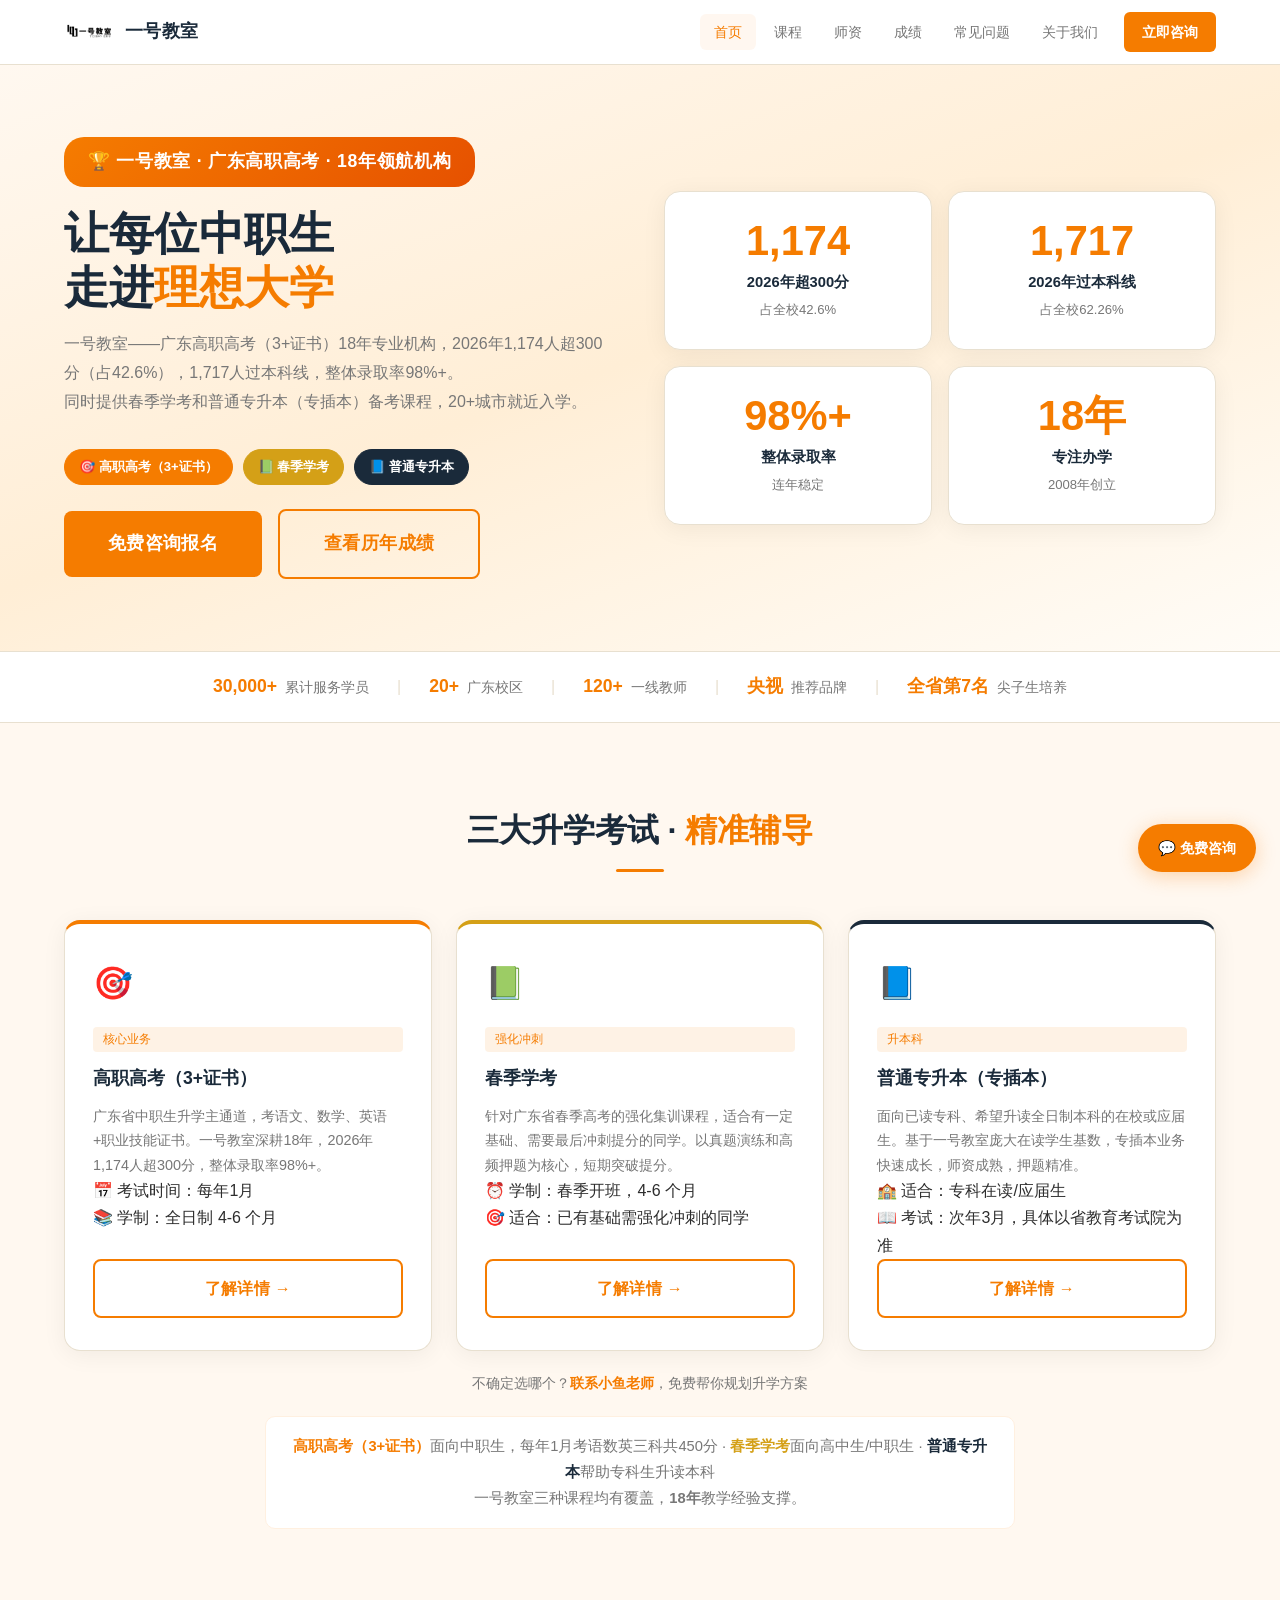
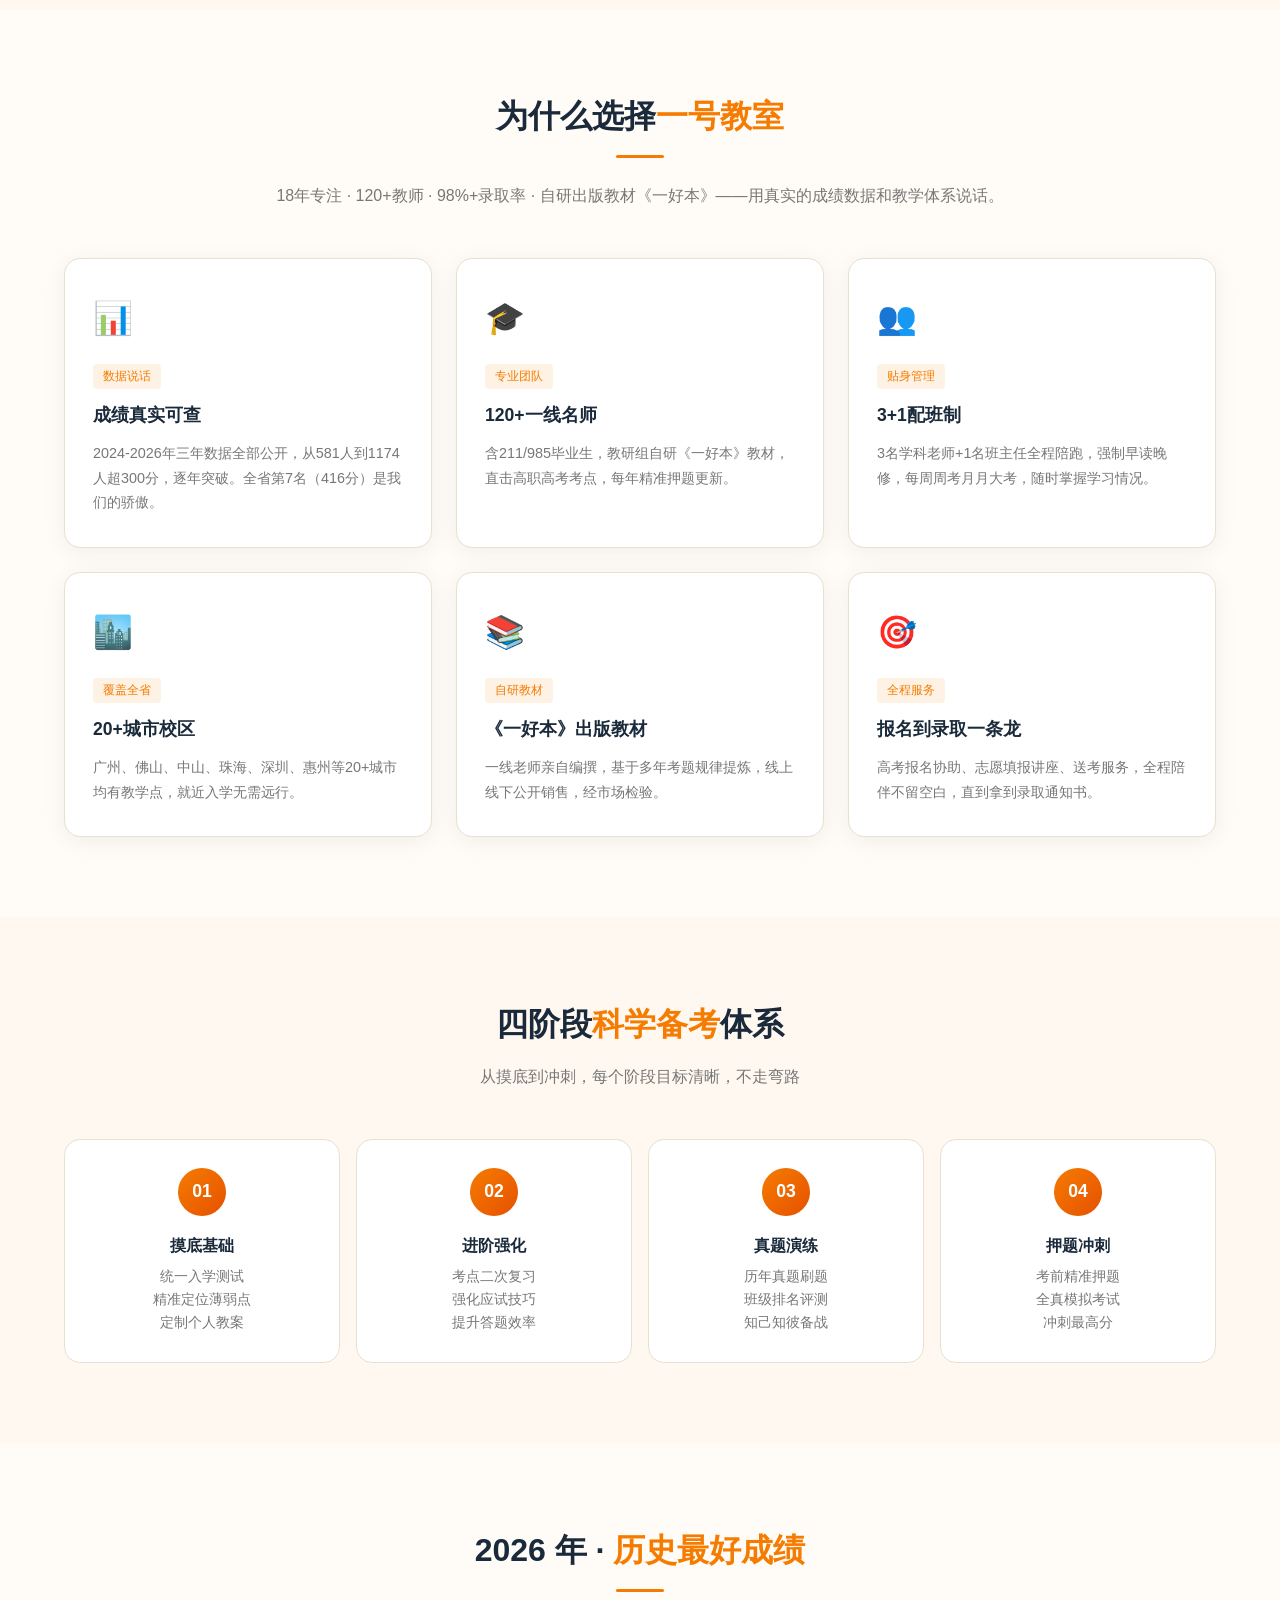
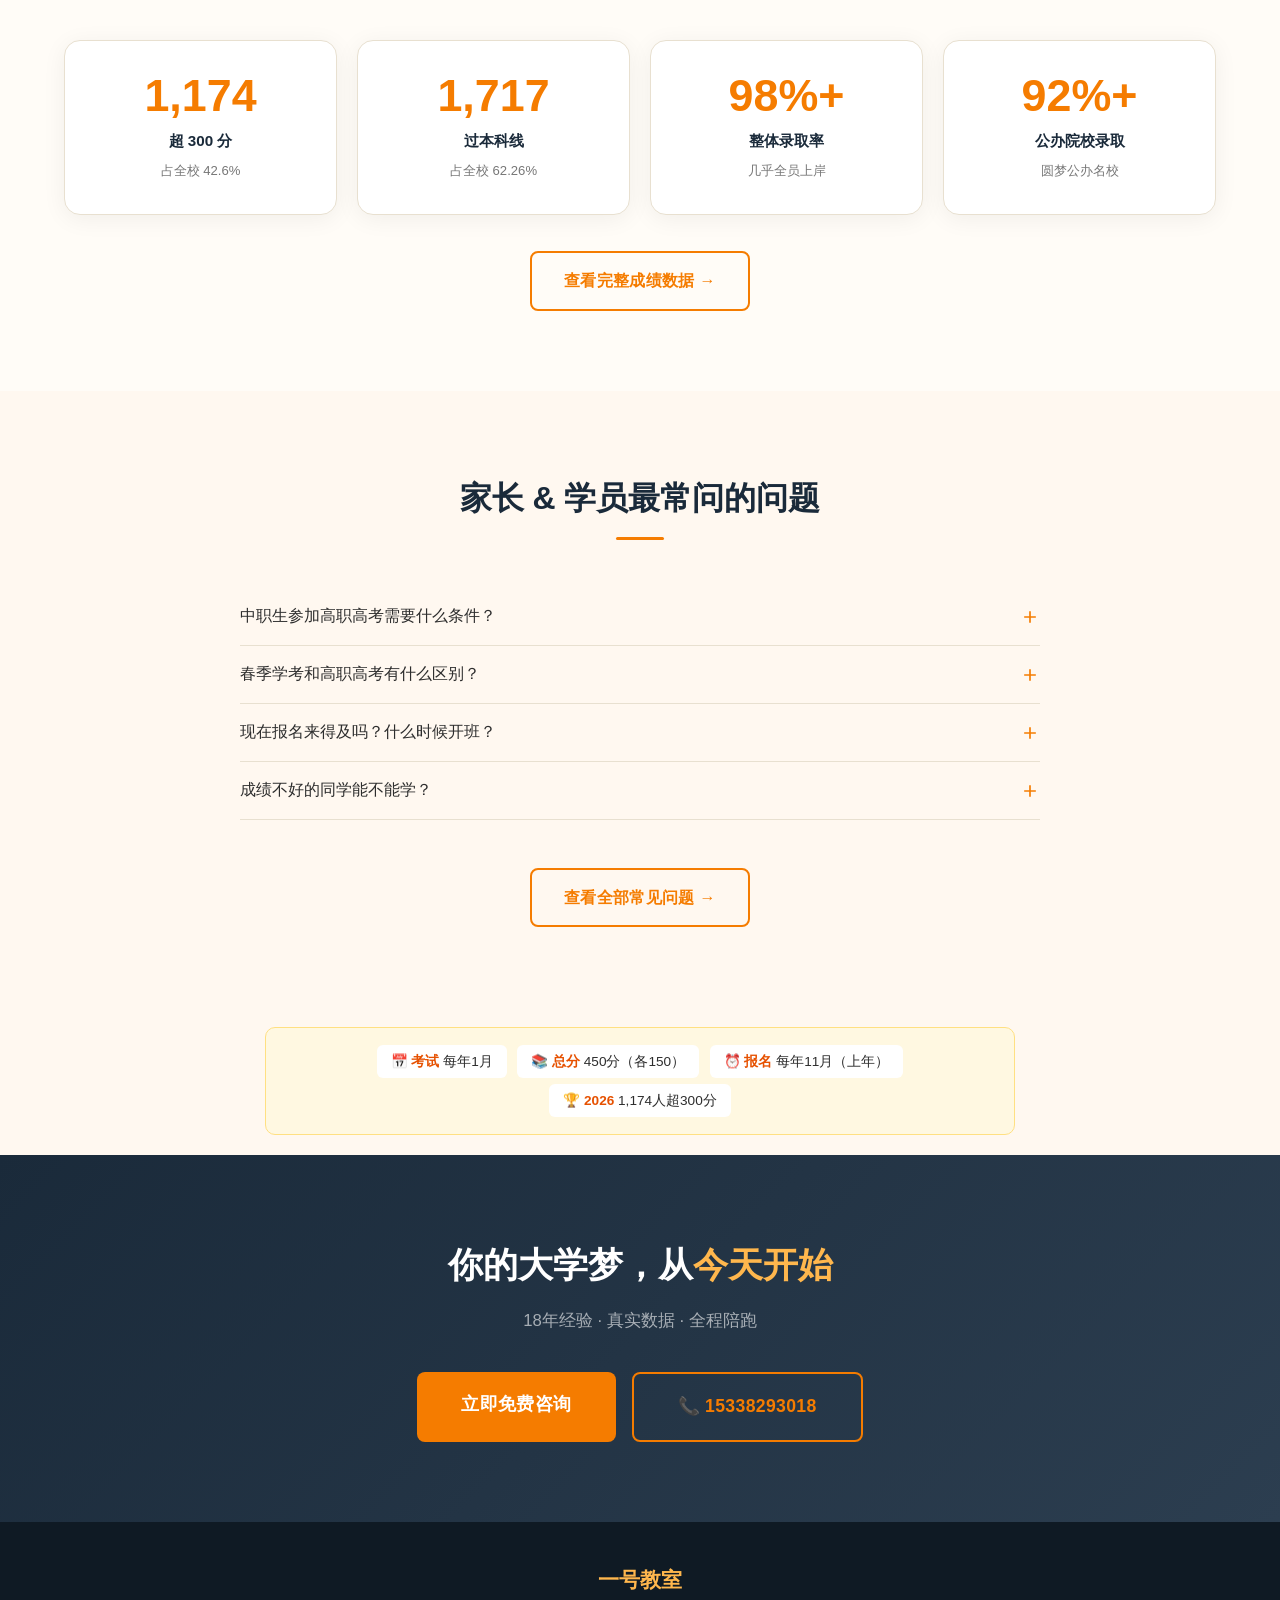
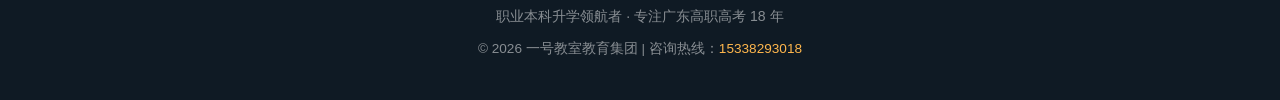
<file: index.html>
<!DOCTYPE html>
<html lang="zh-CN">
<head>
<meta charset="UTF-8">
<meta name="viewport" content="width=device-width, initial-scale=1.0">
<title>一号教室 | 广东高职高考领航者 · 18年 · 30000+学员</title>
<meta name="description" content="一号教室成立于2008年，专注广东高职高考（3+证书）、春季高考、普通专升本培训，18年办学经验，20+校区，2026年1174人超300分。">
<link rel="canonical" href="https://yihaojiaoshi.com/">
<link rel="stylesheet" href="css/style.css">
<script type="application/ld+json">
{
  "@context": "https://schema.org",
  "@type": "EducationalOrganization",
  "name": "一号教室",
  "alternateName": "YIHAO EDU",
  "description": "广东高职高考（3+证书）专业培训机构，成立于2008年，18年办学经验",
  "url": "https://yihaojiaoshi.com",
  "logo": "https://yihaojiaoshi.com/img/logo.png",
  "foundingDate": "2008",
  "areaServed": "广东省",
  "slogan": "职业本科升学领航者",
  "contactPoint": {"@type":"ContactPoint","telephone":"+86-15338293018","contactType":"customer service","availableLanguage":"Chinese"}
}
</script>
</head>
<body>

<header class="header">
  <div class="header-inner">
    <a href="index.html" class="logo">
      <img src="img/logo.png" alt="一号教室">
      <span>一号教室</span>
    </a>
    <div class="menu-toggle" onclick="this.classList.toggle('active');document.querySelector('.nav').classList.toggle('open')">
      <span></span><span></span><span></span>
    </div>
    <nav class="nav">
      <a href="index.html" class="active">首页</a>
      <a href="courses.html">课程</a>
      <a href="teachers.html">师资</a>
      <a href="achievements.html">成绩</a>
      <a href="faq.html">常见问题</a>
      <a href="about.html">关于我们</a>
      <a href="about.html#contact" class="nav-cta">立即咨询</a>
    </nav>
  </div>
</header>

<!-- HERO -->
<section class="hero">
  <div class="hero-inner">
    <div class="hero-content">
      <div class="hero-badge" style="font-size:1.1rem;padding:10px 24px;letter-spacing:0.04em;">🏆 一号教室 · 广东高职高考 · 18年领航机构</div>
      <h1>让每位中职生<br>走进<span class="highlight">理想大学</span></h1>
      <p class="hero-desc">一号教室——广东高职高考（3+证书）18年专业机构，2026年1,174人超300分（占42.6%），1,717人过本科线，整体录取率98%+。<br>同时提供春季学考和普通专升本（专插本）备考课程，20+城市就近入学。</p>
      <div class="exam-types">
        <span class="exam-type primary">🎯 高职高考（3+证书）</span>
        <span class="exam-type gold">📗 春季学考</span>
        <span class="exam-type navy">📘 普通专升本</span>
      </div>
      <div class="hero-actions" style="margin-top:24px;">
        <a href="about.html#contact" class="btn btn-lg">免费咨询报名</a>
        <a href="achievements.html" class="btn btn-lg btn-outline">查看历年成绩</a>
      </div>
    </div>
    <div class="hero-stats">
      <div class="hero-stat">
        <span class="number">1,174</span>
        <div class="label">2026年超300分</div>
        <div class="sub">占全校42.6%</div>
      </div>
      <div class="hero-stat">
        <span class="number">1,717</span>
        <div class="label">2026年过本科线</div>
        <div class="sub">占全校62.26%</div>
      </div>
      <div class="hero-stat">
        <span class="number">98%+</span>
        <div class="label">整体录取率</div>
        <div class="sub">连年稳定</div>
      </div>
      <div class="hero-stat">
        <span class="number">18年</span>
        <div class="label">专注办学</div>
        <div class="sub">2008年创立</div>
      </div>
    </div>
  </div>
</section>

<!-- TRUST BAR -->
<div class="trust-bar">
  <div class="container">
    <div class="trust-items">
      <div class="trust-item"><strong>30,000+</strong> 累计服务学员</div>
      <span class="trust-divider">|</span>
      <div class="trust-item"><strong>20+</strong> 广东校区</div>
      <span class="trust-divider">|</span>
      <div class="trust-item"><strong>120+</strong> 一线教师</div>
      <span class="trust-divider">|</span>
      <div class="trust-item"><strong>央视</strong> 推荐品牌</div>
      <span class="trust-divider">|</span>
      <div class="trust-item"><strong>全省第7名</strong> 尖子生培养</div>
    </div>
  </div>
</div>

<!-- 核心业务：三大考试 -->
<section class="section section-warm">
  <div class="container">
    <h2 class="section-title">三大升学考试 · <span>精准辅导</span></h2>
    <div class="gold-line"></div>
    <div class="card-grid">
      <div class="card" style="border-top:4px solid var(--primary);display:flex;flex-direction:column;">
        <div class="card-icon">🎯</div>
        <div class="card-tag">核心业务</div>
        <h3>高职高考（3+证书）</h3>
        <p>广东省中职生升学主通道，考语文、数学、英语+职业技能证书。一号教室深耕18年，2026年1,174人超300分，整体录取率98%+。</p>
        <div class="info-row">📅 考试时间：每年1月</div>
        <div class="info-row">📚 学制：全日制 4-6 个月</div>
        <a href="courses.html" class="btn btn-outline" style="margin-top:auto;width:100%;text-align:center;">了解详情 →</a>
      </div>
      <div class="card" style="border-top:4px solid var(--gold);display:flex;flex-direction:column;">
        <div class="card-icon">📗</div>
        <div class="card-tag">强化冲刺</div>
        <h3>春季学考</h3>
        <p>针对广东省春季高考的强化集训课程，适合有一定基础、需要最后冲刺提分的同学。以真题演练和高频押题为核心，短期突破提分。</p>
        <div class="info-row">⏰ 学制：春季开班，4-6 个月</div>
        <div class="info-row">🎯 适合：已有基础需强化冲刺的同学</div>
        <a href="courses.html#spring" class="btn btn-outline" style="margin-top:auto;width:100%;text-align:center;">了解详情 →</a>
      </div>
      <div class="card" style="border-top:4px solid var(--navy);display:flex;flex-direction:column;">
        <div class="card-icon">📘</div>
        <div class="card-tag">升本科</div>
        <h3>普通专升本（专插本）</h3>
        <p>面向已读专科、希望升读全日制本科的在校或应届生。基于一号教室庞大在读学生基数，专插本业务快速成长，师资成熟，押题精准。</p>
        <div class="info-row">🏫 适合：专科在读/应届生</div>
        <div class="info-row">📖 考试：次年3月，具体以省教育考试院为准</div>
        <a href="courses.html#zhuanshengben" class="btn btn-outline" style="margin-top:auto;width:100%;text-align:center;">了解详情 →</a>
      </div>
    </div>
    <p style="text-align:center;color:var(--text-muted);font-size:0.9rem;margin-top:20px;">
      不确定选哪个？<a href="about.html#contact" style="color:var(--primary);font-weight:600;">联系小鱼老师</a>，免费帮你规划升学方案
    </p>
    <div style="max-width:750px;margin:20px auto 0;background:#fff;border:1px solid #FFF0E0;border-radius:10px;padding:16px 20px;text-align:center;font-size:0.92rem;color:var(--text-muted);line-height:1.8;">
      <strong style="color:var(--primary);">高职高考（3+证书）</strong>面向中职生，每年1月考语数英三科共450分 · 
      <strong style="color:var(--gold);">春季学考</strong>面向高中生/中职生 · 
      <strong style="color:var(--navy);">普通专升本</strong>帮助专科生升读本科<br>
      一号教室三种课程均有覆盖，<strong>18年</strong>教学经验支撑。
    </div>
  </div>
</section>

<!-- 为什么选择 一号教室 -->
<section class="section">
  <div class="container">
    <h2 class="section-title">为什么选择<span>一号教室</span></h2>
    <div class="gold-line"></div>
    <p class="section-subtitle" style="margin-top:-24px;">18年专注 · 120+教师 · 98%+录取率 · 自研出版教材《一好本》——用真实的成绩数据和教学体系说话。</p>
    <div class="card-grid">
      <div class="card">
        <div class="card-icon">📊</div>
        <div class="card-tag">数据说话</div>
        <h3>成绩真实可查</h3>
        <p>2024-2026年三年数据全部公开，从581人到1174人超300分，逐年突破。全省第7名（416分）是我们的骄傲。</p>
      </div>
      <div class="card">
        <div class="card-icon">🎓</div>
        <div class="card-tag">专业团队</div>
        <h3>120+一线名师</h3>
        <p>含211/985毕业生，教研组自研《一好本》教材，直击高职高考考点，每年精准押题更新。</p>
      </div>
      <div class="card">
        <div class="card-icon">👥</div>
        <div class="card-tag">贴身管理</div>
        <h3>3+1配班制</h3>
        <p>3名学科老师+1名班主任全程陪跑，强制早读晚修，每周周考月月大考，随时掌握学习情况。</p>
      </div>
      <div class="card">
        <div class="card-icon">🏙️</div>
        <div class="card-tag">覆盖全省</div>
        <h3>20+城市校区</h3>
        <p>广州、佛山、中山、珠海、深圳、惠州等20+城市均有教学点，就近入学无需远行。</p>
      </div>
      <div class="card">
        <div class="card-icon">📚</div>
        <div class="card-tag">自研教材</div>
        <h3>《一好本》出版教材</h3>
        <p>一线老师亲自编撰，基于多年考题规律提炼，线上线下公开销售，经市场检验。</p>
      </div>
      <div class="card">
        <div class="card-icon">🎯</div>
        <div class="card-tag">全程服务</div>
        <h3>报名到录取一条龙</h3>
        <p>高考报名协助、志愿填报讲座、送考服务，全程陪伴不留空白，直到拿到录取通知书。</p>
      </div>
    </div>
  </div>
</section>

<!-- 四阶段教学法 -->
<section class="section section-warm">
  <div class="container">
    <h2 class="section-title">四阶段<span>科学备考</span>体系</h2>
    <p class="section-subtitle">从摸底到冲刺，每个阶段目标清晰，不走弯路</p>
    <div class="steps">
      <div class="step">
        <div class="step-num">01</div>
        <h4>摸底基础</h4>
        <p>统一入学测试<br>精准定位薄弱点<br>定制个人教案</p>
      </div>
      <div class="step">
        <div class="step-num">02</div>
        <h4>进阶强化</h4>
        <p>考点二次复习<br>强化应试技巧<br>提升答题效率</p>
      </div>
      <div class="step">
        <div class="step-num">03</div>
        <h4>真题演练</h4>
        <p>历年真题刷题<br>班级排名评测<br>知己知彼备战</p>
      </div>
      <div class="step">
        <div class="step-num">04</div>
        <h4>押题冲刺</h4>
        <p>考前精准押题<br>全真模拟考试<br>冲刺最高分</p>
      </div>
    </div>
  </div>
</section>

<!-- 2026成绩快览 -->
<section class="section">
  <div class="container">
    <h2 class="section-title">2026 年 · <span>历史最好成绩</span></h2>
    <div class="gold-line"></div>
    <div class="achievement-grid">
      <div class="achievement-card">
        <span class="number">1,174</span>
        <div class="label">超 300 分</div>
        <div class="sub">占全校 42.6%</div>
      </div>
      <div class="achievement-card">
        <span class="number">1,717</span>
        <div class="label">过本科线</div>
        <div class="sub">占全校 62.26%</div>
      </div>
      <div class="achievement-card">
        <span class="number">98%+</span>
        <div class="label">整体录取率</div>
        <div class="sub">几乎全员上岸</div>
      </div>
      <div class="achievement-card">
        <span class="number">92%+</span>
        <div class="label">公办院校录取</div>
        <div class="sub">圆梦公办名校</div>
      </div>
    </div>
    <div style="text-align:center;margin-top:36px;">
      <a href="achievements.html" class="btn btn-outline">查看完整成绩数据 →</a>
    </div>
  </div>
</section>

<!-- FAQ 预览 -->
<section class="section section-warm">
  <div class="container">
    <h2 class="section-title">家长 & 学员最常问的问题</h2>
    <div class="gold-line"></div>
    <div style="max-width:800px;margin:0 auto;">
      <div class="faq-category">
        <div class="faq-item">
          <button class="faq-q" onclick="toggleFaq(this)">
            中职生参加高职高考需要什么条件？
            <svg class="faq-icon" viewBox="0 0 24 24" fill="none" stroke="currentColor" stroke-width="2"><path d="M12 5v14M5 12h14"/></svg>
          </button>
          <div class="faq-a">广东省户籍或在粤就读的中等职业学校学生，持有职业技能等级证书（3+证书），报名当年参加广东省高职高考即可。报名时间一般在每年11月（上年）。</div>
        </div>
        <div class="faq-item">
          <button class="faq-q" onclick="toggleFaq(this)">
            春季学考和高职高考有什么区别？
            <svg class="faq-icon" viewBox="0 0 24 24" fill="none" stroke="currentColor" stroke-width="2"><path d="M12 5v14M5 12h14"/></svg>
          </button>
          <div class="faq-a">春季学考（广东省春季高考）主要面向普通高中生和部分中职生，考试科目和录取机制与高职高考略有差异。高职高考（3+证书）主要面向中职生，要求持有技能证书。一号教室对两种考试均有备考课程。</div>
        </div>
        <div class="faq-item">
          <button class="faq-q" onclick="toggleFaq(this)">
            现在报名来得及吗？什么时候开班？
            <svg class="faq-icon" viewBox="0 0 24 24" fill="none" stroke="currentColor" stroke-width="2"><path d="M12 5v14M5 12h14"/></svg>
          </button>
          <div class="faq-a">每年秋季（9月）和春季（1月前后）均有开班，全日制班全年滚动招生。越早入学备考时间越充裕，成绩提升空间越大。建议尽早联系咨询。</div>
        </div>
        <div class="faq-item">
          <button class="faq-q" onclick="toggleFaq(this)">
            成绩不好的同学能不能学？
            <svg class="faq-icon" viewBox="0 0 24 24" fill="none" stroke="currentColor" stroke-width="2"><path d="M12 5v14M5 12h14"/></svg>
          </button>
          <div class="faq-a">完全可以。入学前会进行摸底测试，根据你的基础水平调整教案。很多同学入学时基础薄弱，经过系统备考后成功考上公办大学。重要的是坚持全程学习。</div>
        </div>
      </div>
      <div style="text-align:center;">
        <a href="faq.html" class="btn btn-outline">查看全部常见问题 →</a>
      </div>
    </div>
  </div>
</section>

<!-- 考试速览 -->
<section class="section section-warm" style="padding:20px 0;">
  <div class="container">
    <div style="max-width:750px;margin:0 auto;background:#FFF8E1;border:1px solid #FFE082;border-radius:10px;padding:14px 20px;text-align:center;">
      <span style="display:inline-block;background:#fff;padding:5px 14px;border-radius:6px;margin:3px;font-size:0.85rem;"><strong style="color:var(--primary-dark);">📅 考试</strong> 每年1月</span>
      <span style="display:inline-block;background:#fff;padding:5px 14px;border-radius:6px;margin:3px;font-size:0.85rem;"><strong style="color:var(--primary-dark);">📚 总分</strong> 450分（各150）</span>
      <span style="display:inline-block;background:#fff;padding:5px 14px;border-radius:6px;margin:3px;font-size:0.85rem;"><strong style="color:var(--primary-dark);">⏰ 报名</strong> 每年11月（上年）</span>
      <span style="display:inline-block;background:#fff;padding:5px 14px;border-radius:6px;margin:3px;font-size:0.85rem;"><strong style="color:var(--primary-dark);">🏆 2026</strong> 1,174人超300分</span>
    </div>
  </div>
</section>

<!-- CTA -->
<section class="cta-section">
  <div class="container">
    <h2>你的大学梦，从<span>今天开始</span></h2>
    <p>18年经验 · 真实数据 · 全程陪跑</p>
    <div style="display:flex;gap:16px;justify-content:center;flex-wrap:wrap;">
      <a href="about.html#contact" class="btn btn-lg">立即免费咨询</a>
      <a href="tel:15338293018" class="btn btn-lg btn-outline">📞 15338293018</a>
    </div>
  </div>
</section>

<div class="floating-cta"><a href="about.html#contact">💬 免费咨询</a></div>

<footer class="footer">
  <div class="container">
    <div class="brand">一号教室</div>
    <p>职业本科升学领航者 · 专注广东高职高考 18 年</p>
    <p style="margin-top:8px;font-size:0.85rem;">© 2026 一号教室教育集团 | 咨询热线：<a href="tel:15338293018">15338293018</a></p>
  </div>
</footer>

<script>
function toggleFaq(btn) {
  const answer = btn.nextElementSibling;
  const isOpen = btn.classList.contains('open');
  document.querySelectorAll('.faq-q.open').forEach(b => { b.classList.remove('open'); b.nextElementSibling.classList.remove('open'); });
  if (!isOpen) { btn.classList.add('open'); answer.classList.add('open'); }
}
document.querySelectorAll('.nav a').forEach(a => a.addEventListener('click', () => { document.querySelector('.nav').classList.remove('open'); }));
</script>
</body>
</html>
</file>
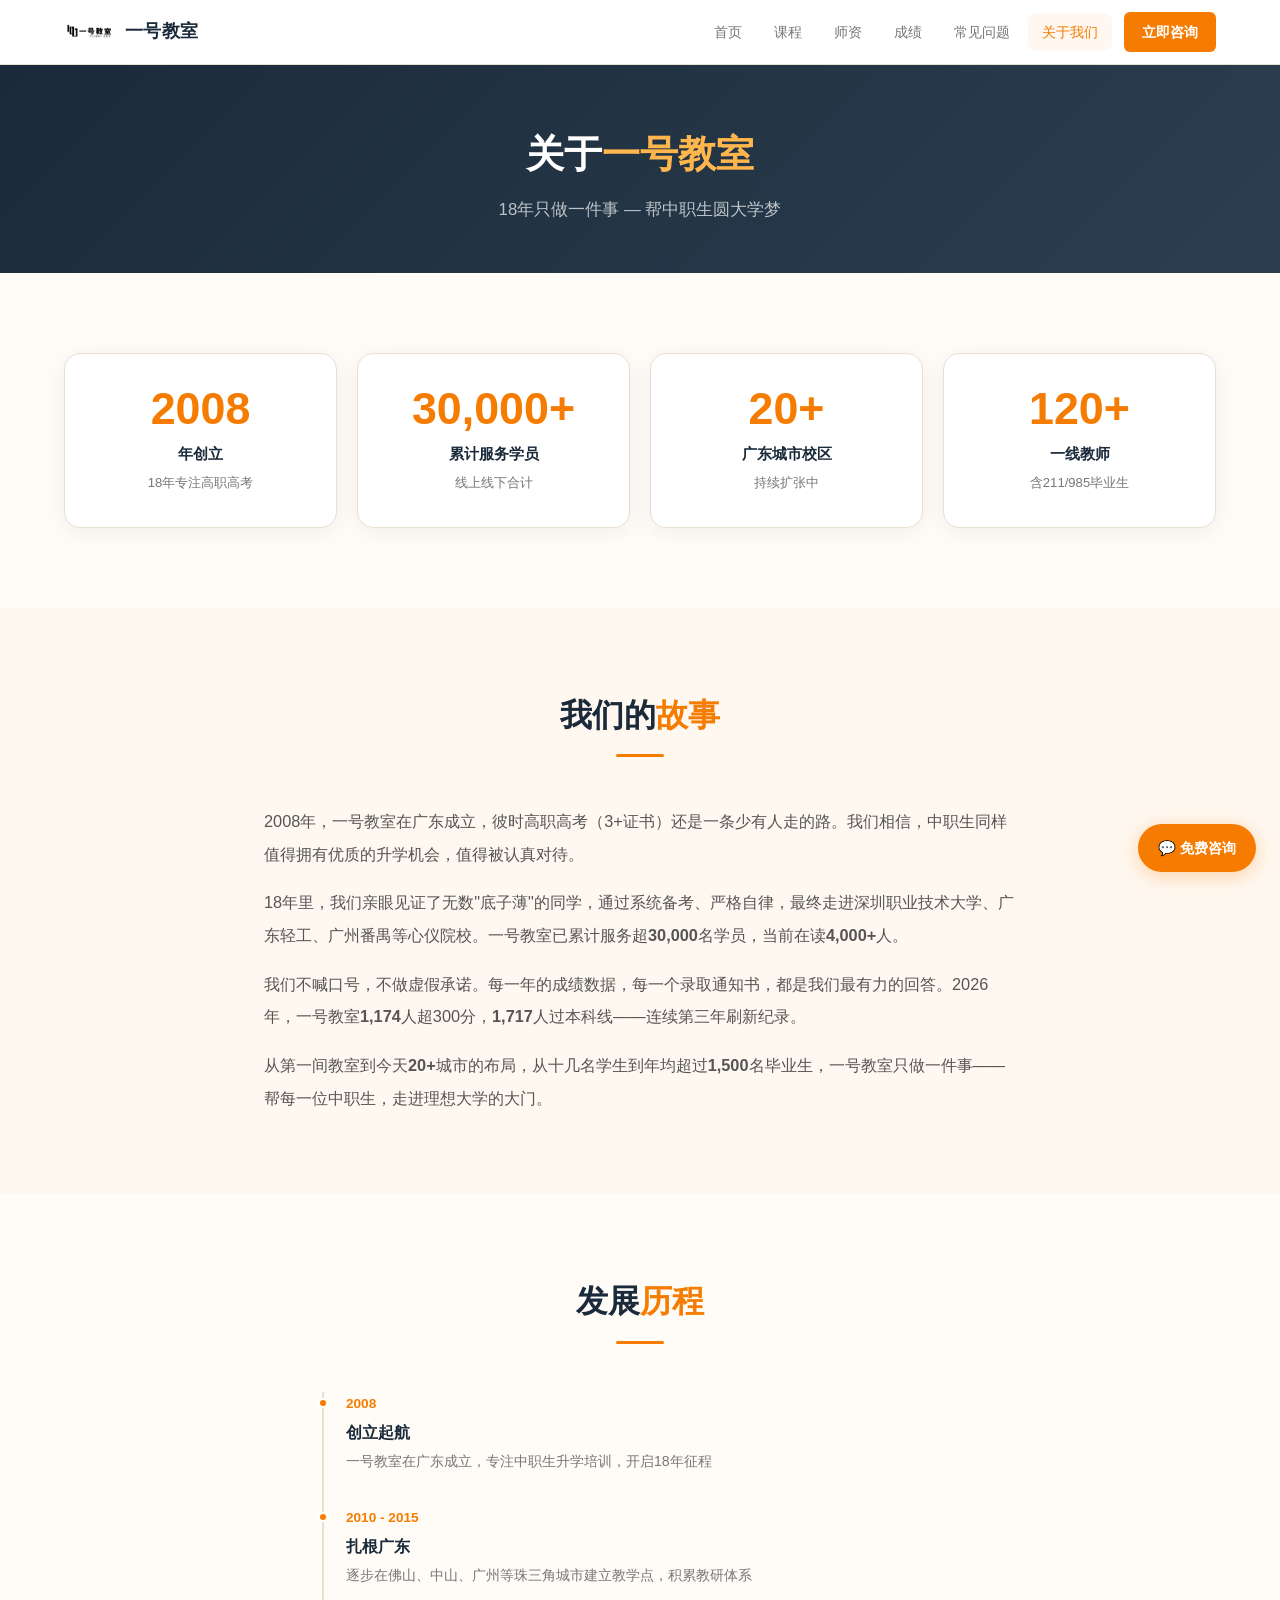
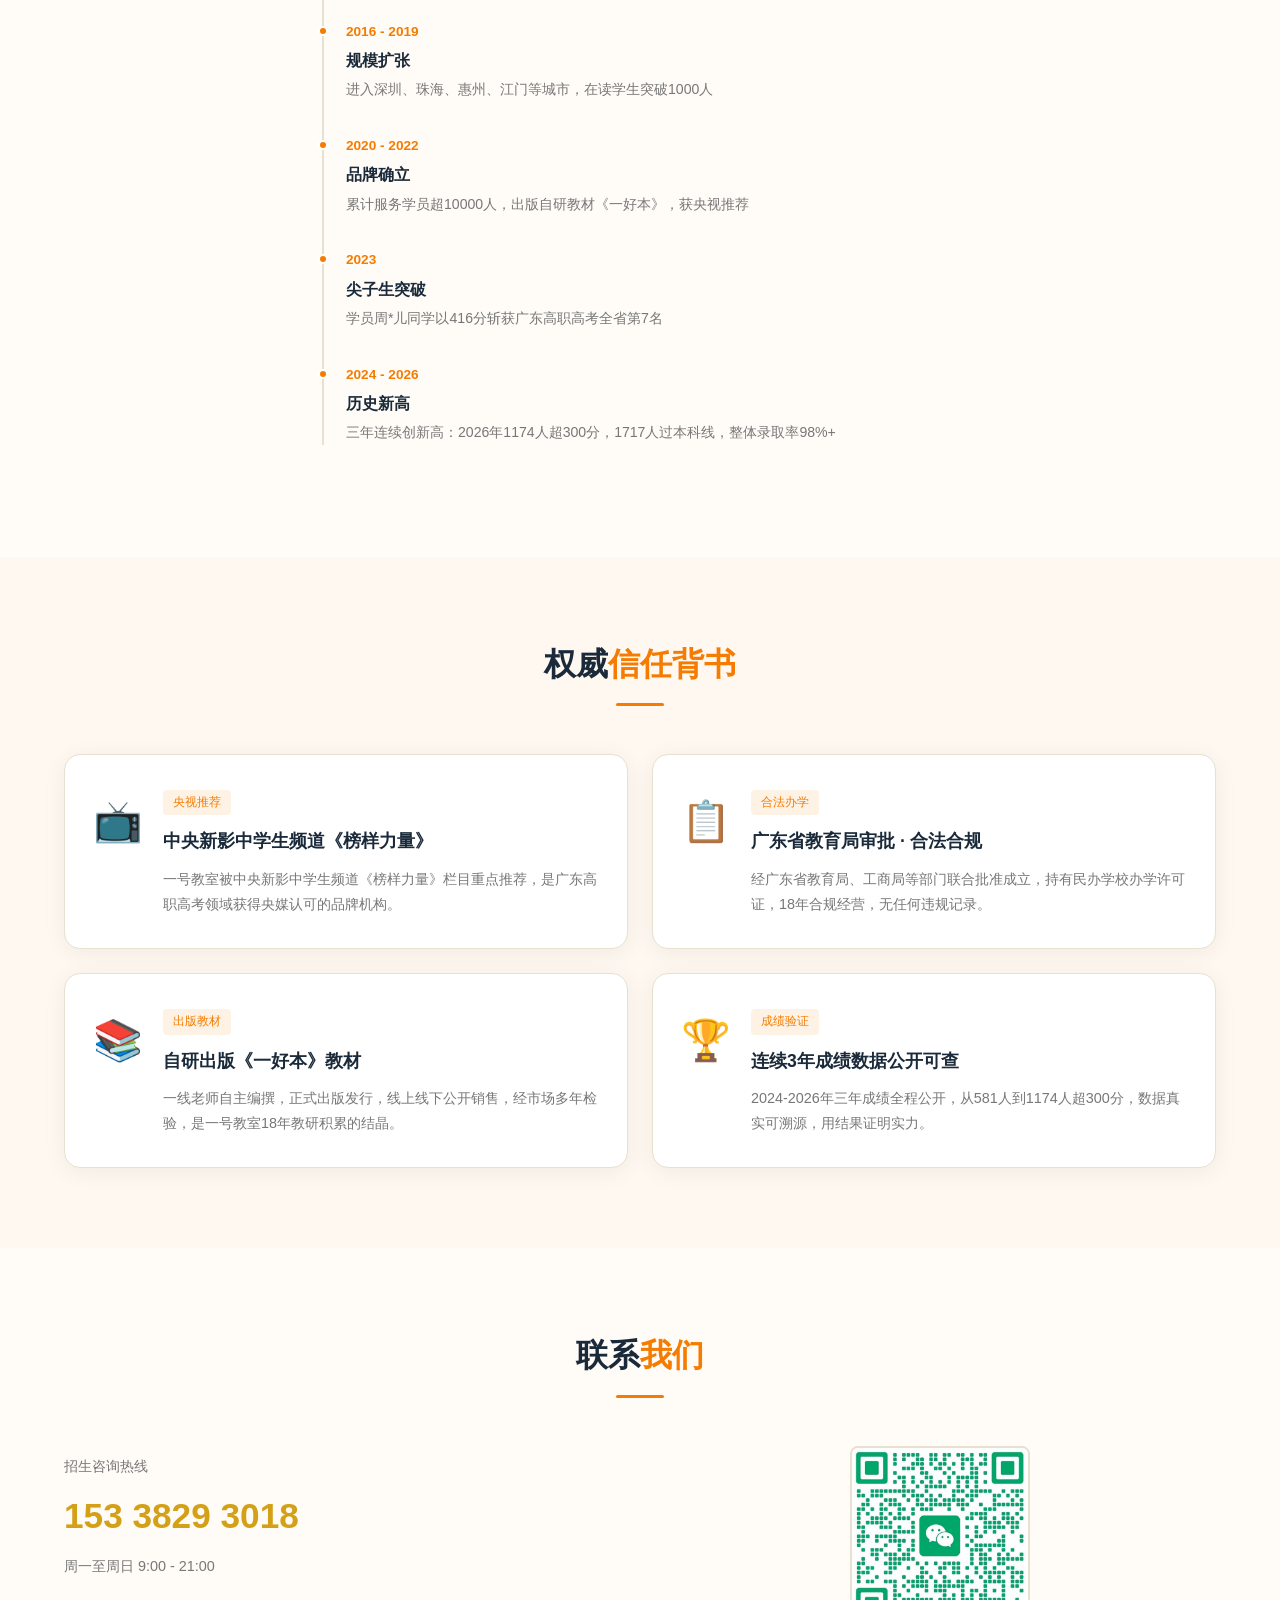
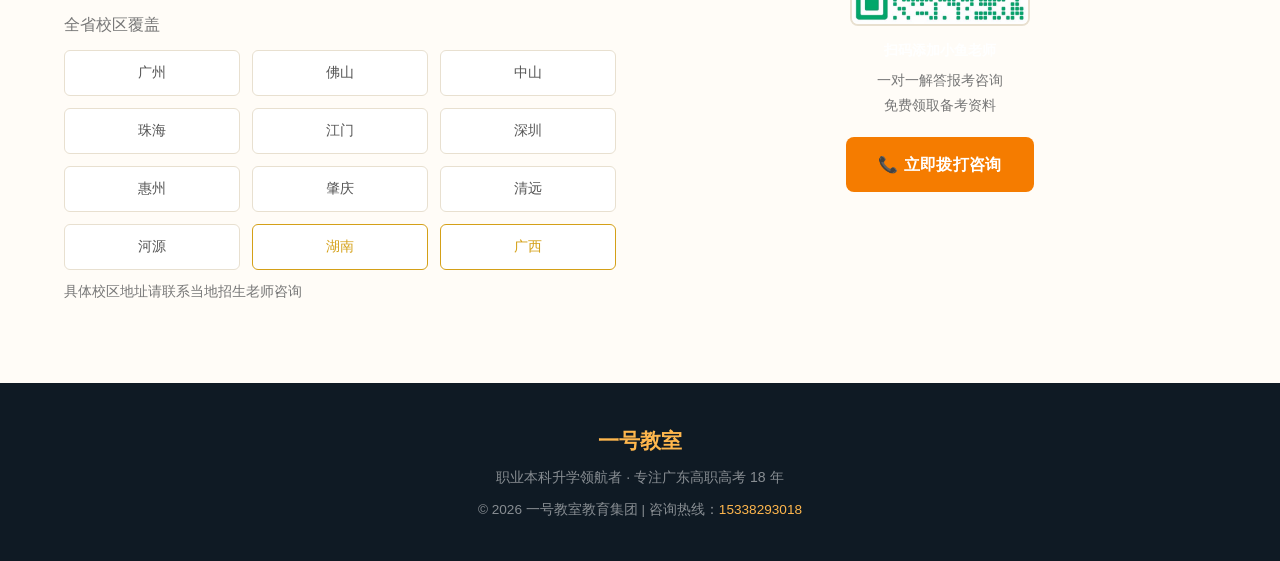
<file: about.html>
<!DOCTYPE html>
<html lang="zh-CN">
<head>
<meta charset="UTF-8">
<meta name="viewport" content="width=device-width, initial-scale=1.0">
<title>关于我们 - 一号教室 | 2008年创立 · 18年广东高职高考领航者</title>
<meta name="description" content="一号教室成立于2008年，专注广东高职高考培训18年，央视推荐品牌，20+城市校区，累计服务30000+学员。联系小鱼老师或拨打15338293018咨询。">
<link rel="canonical" href="https://yihaojiaoshi.com/about.html">
<link rel="stylesheet" href="css/style.css">
<script type="application/ld+json">
{
  "@context": "https://schema.org",
  "@type": "EducationalOrganization",
  "name": "一号教室",
  "alternateName": "YIHAO EDU",
  "description": "广东高职高考（3+证书）专业培训机构，成立于2008年，18年办学经验",
  "url": "https://yihaojiaoshi.com",
  "logo": "https://yihaojiaoshi.com/img/logo.png",
  "foundingDate": "2008",
  "slogan": "职业本科升学领航者",
  "areaServed": "广东省",
  "telephone": "+86-15338293018",
  "contactPoint": {
    "@type": "ContactPoint",
    "telephone": "+86-15338293018",
    "contactType": "admissions",
    "availableLanguage": "Chinese"
  },
  "location": [
    {"@type": "Place", "name": "广州校区", "address": {"@type": "PostalAddress", "addressLocality": "广州", "addressRegion": "广东省"}},
    {"@type": "Place", "name": "佛山校区", "address": {"@type": "PostalAddress", "addressLocality": "佛山", "addressRegion": "广东省"}},
    {"@type": "Place", "name": "中山校区", "address": {"@type": "PostalAddress", "addressLocality": "中山", "addressRegion": "广东省"}},
    {"@type": "Place", "name": "珠海校区", "address": {"@type": "PostalAddress", "addressLocality": "珠海", "addressRegion": "广东省"}},
    {"@type": "Place", "name": "江门校区", "address": {"@type": "PostalAddress", "addressLocality": "江门", "addressRegion": "广东省"}},
    {"@type": "Place", "name": "深圳校区", "address": {"@type": "PostalAddress", "addressLocality": "深圳", "addressRegion": "广东省"}},
    {"@type": "Place", "name": "惠州校区", "address": {"@type": "PostalAddress", "addressLocality": "惠州", "addressRegion": "广东省"}},
    {"@type": "Place", "name": "肇庆校区", "address": {"@type": "PostalAddress", "addressLocality": "肇庆", "addressRegion": "广东省"}},
    {"@type": "Place", "name": "清远校区", "address": {"@type": "PostalAddress", "addressLocality": "清远", "addressRegion": "广东省"}},
    {"@type": "Place", "name": "河源校区", "address": {"@type": "PostalAddress", "addressLocality": "河源", "addressRegion": "广东省"}}
  ]
}
</script>
</head>
<body>

<header class="header">
  <div class="header-inner">
    <a href="index.html" class="logo"><img src="img/logo.png" alt="一号教室"><span>一号教室</span></a>
    <div class="menu-toggle" onclick="this.classList.toggle('active');document.querySelector('.nav').classList.toggle('open')"><span></span><span></span><span></span></div>
    <nav class="nav">
      <a href="index.html">首页</a>
      <a href="courses.html">课程</a>
      <a href="teachers.html">师资</a>
      <a href="achievements.html">成绩</a>
      <a href="faq.html">常见问题</a>
      <a href="about.html" class="active">关于我们</a>
      <a href="about.html#contact" class="nav-cta">立即咨询</a>
    </nav>
  </div>
</header>

<div class="page-header">
  <div class="container">
    <h1>关于<span>一号教室</span></h1>
    <p>18年只做一件事 — 帮中职生圆大学梦</p>
  </div>
</div>

<!-- 品牌核心数据 -->
<section class="section">
  <div class="container">
    <div class="achievement-grid">
      <div class="achievement-card">
        <span class="number">2008</span>
        <div class="label">年创立</div>
        <div class="sub">18年专注高职高考</div>
      </div>
      <div class="achievement-card">
        <span class="number">30,000+</span>
        <div class="label">累计服务学员</div>
        <div class="sub">线上线下合计</div>
      </div>
      <div class="achievement-card">
        <span class="number">20+</span>
        <div class="label">广东城市校区</div>
        <div class="sub">持续扩张中</div>
      </div>
      <div class="achievement-card">
        <span class="number">120+</span>
        <div class="label">一线教师</div>
        <div class="sub">含211/985毕业生</div>
      </div>
    </div>
  </div>
</section>

<!-- 品牌故事 -->
<section class="section section-warm">
  <div class="container" style="max-width:800px;">
    <h2 class="section-title">我们的<span>故事</span></h2>
    <div class="gold-line"></div>
    <div style="color:var(--text-light);line-height:2;font-size:1.02rem;">
      <p>2008年，一号教室在广东成立，彼时高职高考（3+证书）还是一条少有人走的路。我们相信，中职生同样值得拥有优质的升学机会，值得被认真对待。</p>
      <p style="margin-top:16px;">18年里，我们亲眼见证了无数"底子薄"的同学，通过系统备考、严格自律，最终走进深圳职业技术大学、广东轻工、广州番禺等心仪院校。一号教室已累计服务超<strong>30,000</strong>名学员，当前在读<strong>4,000+</strong>人。</p>
      <p style="margin-top:16px;">我们不喊口号，不做虚假承诺。每一年的成绩数据，每一个录取通知书，都是我们最有力的回答。2026年，一号教室<strong>1,174</strong>人超300分，<strong>1,717</strong>人过本科线——连续第三年刷新纪录。</p>
      <p style="margin-top:16px;">从第一间教室到今天<strong>20+</strong>城市的布局，从十几名学生到年均超过<strong>1,500</strong>名毕业生，一号教室只做一件事——帮每一位中职生，走进理想大学的大门。</p>
    </div>
  </div>
</section>

<!-- 发展历程 -->
<section class="section">
  <div class="container" style="max-width:700px;">
    <h2 class="section-title">发展<span>历程</span></h2>
    <div class="gold-line"></div>
    <div class="timeline">
      <div class="timeline-item">
        <div class="year">2008</div>
        <h4>创立起航</h4>
        <p>一号教室在广东成立，专注中职生升学培训，开启18年征程</p>
      </div>
      <div class="timeline-item">
        <div class="year">2010 - 2015</div>
        <h4>扎根广东</h4>
        <p>逐步在佛山、中山、广州等珠三角城市建立教学点，积累教研体系</p>
      </div>
      <div class="timeline-item">
        <div class="year">2016 - 2019</div>
        <h4>规模扩张</h4>
        <p>进入深圳、珠海、惠州、江门等城市，在读学生突破1000人</p>
      </div>
      <div class="timeline-item">
        <div class="year">2020 - 2022</div>
        <h4>品牌确立</h4>
        <p>累计服务学员超10000人，出版自研教材《一好本》，获央视推荐</p>
      </div>
      <div class="timeline-item">
        <div class="year">2023</div>
        <h4>尖子生突破</h4>
        <p>学员周*儿同学以416分斩获广东高职高考全省第7名</p>
      </div>
      <div class="timeline-item">
        <div class="year">2024 - 2026</div>
        <h4>历史新高</h4>
        <p>三年连续创新高：2026年1174人超300分，1717人过本科线，整体录取率98%+</p>
      </div>
    </div>
  </div>
</section>

<!-- 信任背书 -->
<section class="section section-warm">
  <div class="container">
    <h2 class="section-title">权威<span>信任背书</span></h2>
    <div class="gold-line"></div>
    <div class="card-grid card-grid-2">
      <div class="card" style="display:flex;gap:20px;align-items:flex-start;">
        <div style="font-size:2.5rem;flex-shrink:0;">📺</div>
        <div>
          <div class="card-tag">央视推荐</div>
          <h3>中央新影中学生频道《榜样力量》</h3>
          <p>一号教室被中央新影中学生频道《榜样力量》栏目重点推荐，是广东高职高考领域获得央媒认可的品牌机构。</p>
        </div>
      </div>
      <div class="card" style="display:flex;gap:20px;align-items:flex-start;">
        <div style="font-size:2.5rem;flex-shrink:0;">📋</div>
        <div>
          <div class="card-tag">合法办学</div>
          <h3>广东省教育局审批 · 合法合规</h3>
          <p>经广东省教育局、工商局等部门联合批准成立，持有民办学校办学许可证，18年合规经营，无任何违规记录。</p>
        </div>
      </div>
      <div class="card" style="display:flex;gap:20px;align-items:flex-start;">
        <div style="font-size:2.5rem;flex-shrink:0;">📚</div>
        <div>
          <div class="card-tag">出版教材</div>
          <h3>自研出版《一好本》教材</h3>
          <p>一线老师自主编撰，正式出版发行，线上线下公开销售，经市场多年检验，是一号教室18年教研积累的结晶。</p>
        </div>
      </div>
      <div class="card" style="display:flex;gap:20px;align-items:flex-start;">
        <div style="font-size:2.5rem;flex-shrink:0;">🏆</div>
        <div>
          <div class="card-tag">成绩验证</div>
          <h3>连续3年成绩数据公开可查</h3>
          <p>2024-2026年三年成绩全程公开，从581人到1174人超300分，数据真实可溯源，用结果证明实力。</p>
        </div>
      </div>
    </div>
  </div>
</section>

<!-- 联系方式 -->
<section class="section" id="contact">
  <div class="container">
    <h2 class="section-title">联系<span>我们</span></h2>
    <div class="gold-line"></div>
    <div class="contact-grid">
      <div>
        <div class="phone-block" style="margin-bottom:32px;">
          <p style="color:var(--text-muted);margin-bottom:8px;">招生咨询热线</p>
          <div class="phone"><a href="tel:15338293018" style="color:var(--gold);">153 3829 3018</a></div>
          <p>周一至周日 9:00 - 21:00</p>
        </div>
        <div>
          <p style="color:var(--text-muted);margin-bottom:12px;">全省校区覆盖</p>
          <div class="campus-grid" style="grid-template-columns:repeat(3,1fr);">
            <div class="campus-tag">广州</div>
            <div class="campus-tag">佛山</div>
            <div class="campus-tag">中山</div>
            <div class="campus-tag">珠海</div>
            <div class="campus-tag">江门</div>
            <div class="campus-tag">深圳</div>
            <div class="campus-tag">惠州</div>
            <div class="campus-tag">肇庆</div>
            <div class="campus-tag">清远</div>
            <div class="campus-tag">河源</div>
            <div class="campus-tag" style="border-color:var(--gold-dim);color:var(--gold);">湖南</div>
            <div class="campus-tag" style="border-color:var(--gold-dim);color:var(--gold);">广西</div>
          </div>
          <p style="color:var(--text-muted);font-size:0.85rem;margin-top:10px;">具体校区地址请联系当地招生老师咨询</p>
        </div>
      </div>
      <div class="qr-block">
        <img src="img/qr-code.jpg" alt="小鱼老师微信二维码">
        <p style="margin-top:12px;color:var(--white);font-weight:600;">扫码添加小鱼老师</p>
        <p style="margin-top:6px;">一对一解答报考咨询<br>免费领取备考资料</p>
        <a href="tel:15338293018" class="btn" style="margin-top:20px;">📞 立即拨打咨询</a>
      </div>
    </div>
  </div>
</section>

<div class="floating-cta"><a href="#contact">💬 免费咨询</a></div>

<footer class="footer">
  <div class="container">
    <div class="brand">一号教室</div>
    <p>职业本科升学领航者 · 专注广东高职高考 18 年</p>
    <p style="margin-top:8px;font-size:0.85rem;">© 2026 一号教室教育集团 | 咨询热线：<a href="tel:15338293018">15338293018</a></p>
  </div>
</footer>
<script>document.querySelectorAll('.nav a').forEach(a => a.addEventListener('click', () => document.querySelector('.nav').classList.remove('open')));</script>
</body>
</html>
</file>
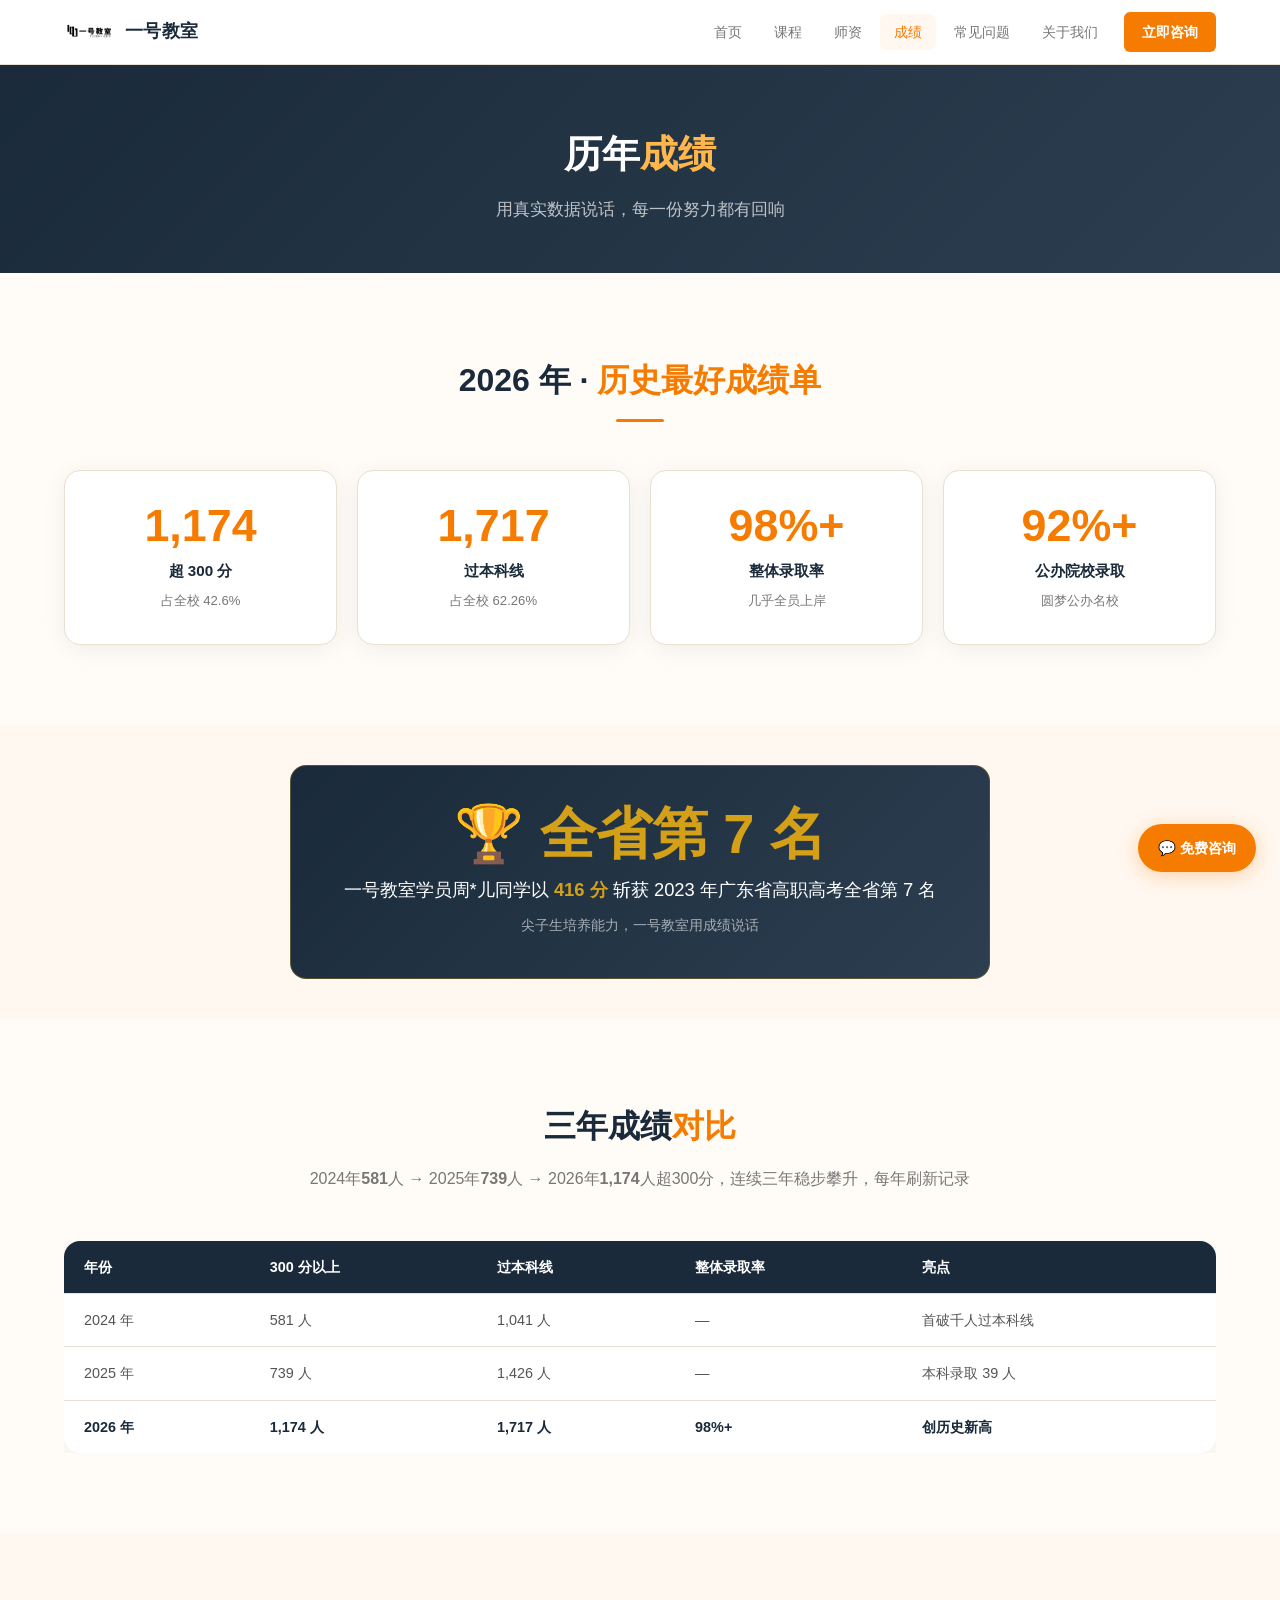
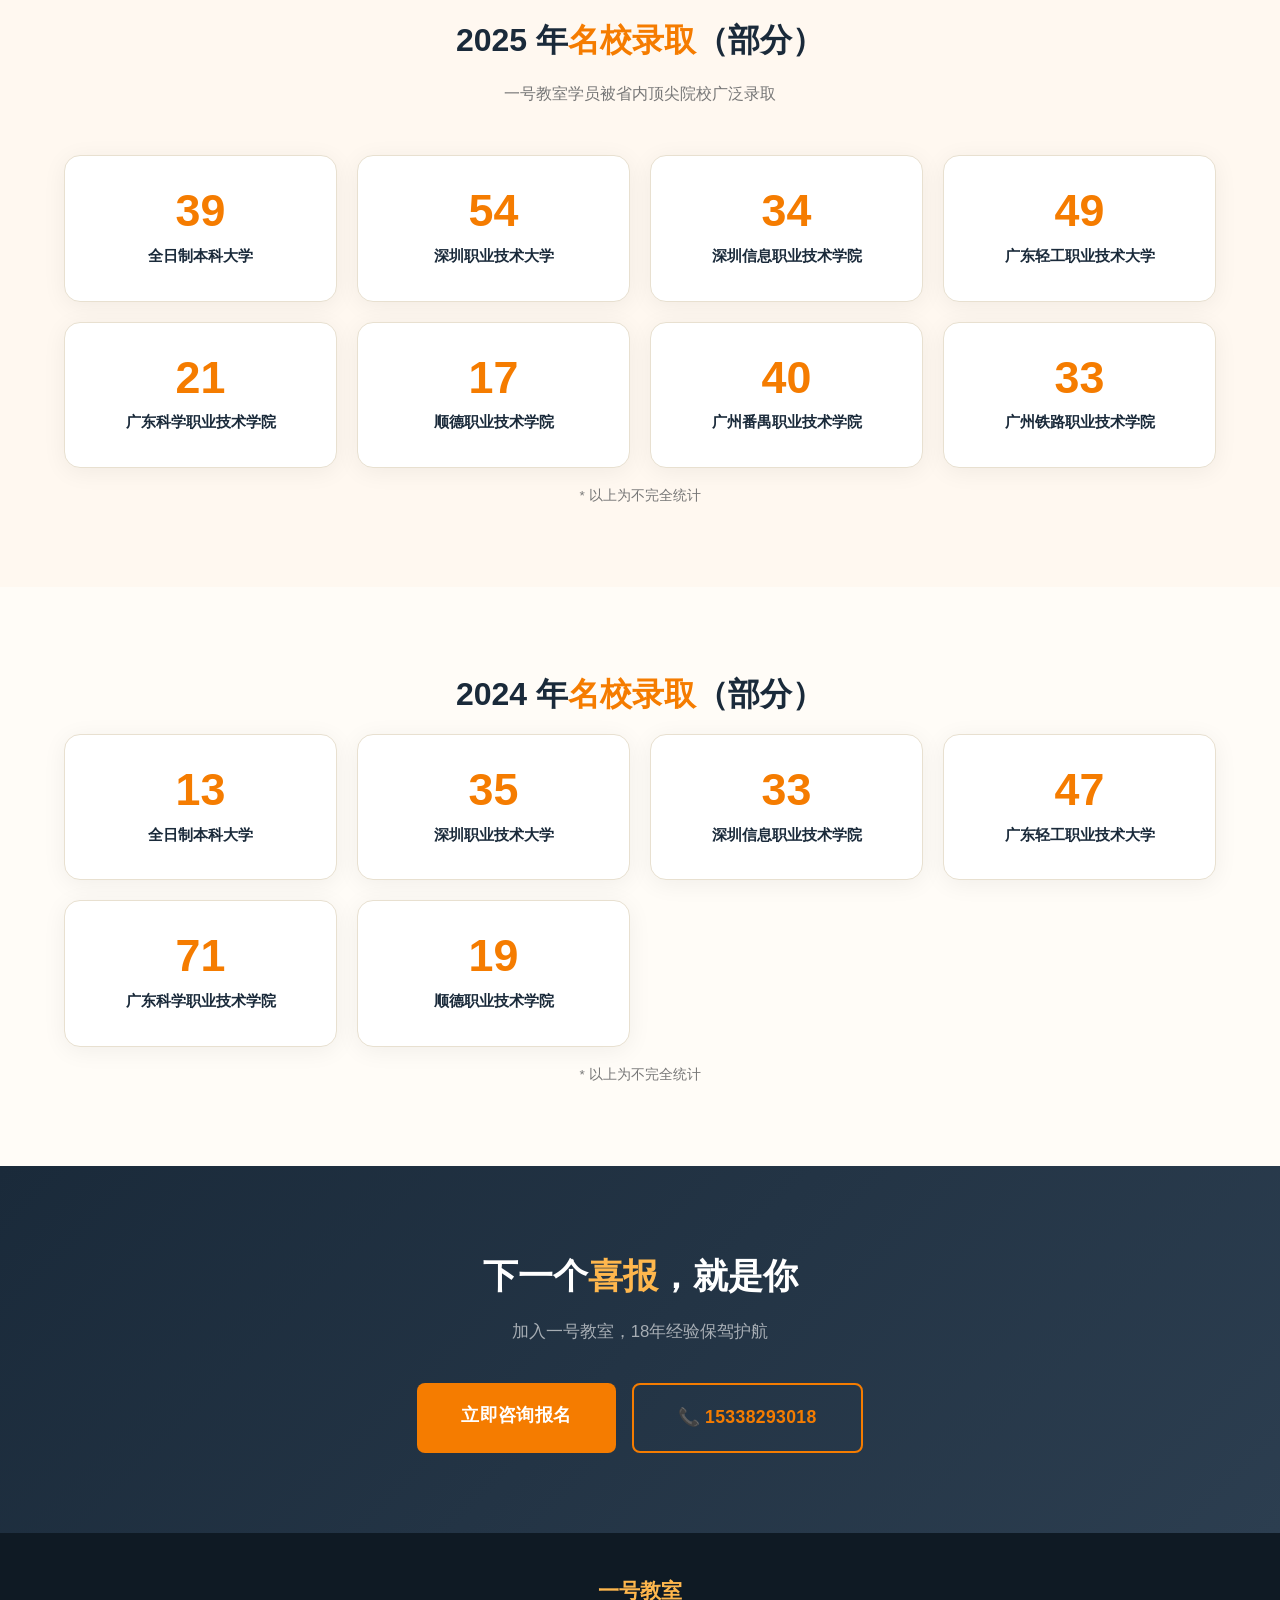
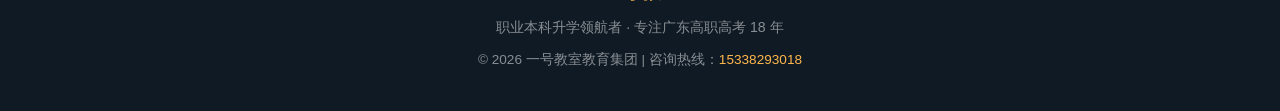
<file: achievements.html>
<!DOCTYPE html>
<html lang="zh-CN">
<head>
<meta charset="UTF-8">
<meta name="viewport" content="width=device-width, initial-scale=1.0">
<title>历年成绩 - 一号教室 | 2026年1174人超300分 · 真实数据可查</title>
<meta name="description" content="一号教室2026年1174人超300分（占42.6%），1717人过本科线，整体录取率98%+，全省第7名（416分）。三年数据公开透明。">
<link rel="canonical" href="https://yihaojiaoshi.com/achievements.html">
<link rel="stylesheet" href="css/style.css">
<script type="application/ld+json">
{
  "@context": "https://schema.org",
  "@type": "FAQPage",
  "mainEntity": [
    {
      "@type": "Question",
      "name": "一号教室2026年高职高考成绩如何？",
      "acceptedAnswer": {
        "@type": "Answer",
        "text": "2026年一号教室共有1174人超过300分（占全校42.6%），1717人超过本科线（占62.26%），整体录取率98%以上，公办院校录取率92%以上。"
      }
    },
    {
      "@type": "Question",
      "name": "一号教室有没有考进全省前十名的学员？",
      "acceptedAnswer": {
        "@type": "Answer",
        "text": "有。一号教室学员周*儿同学以416分斩获2023年广东省高职高考全省第7名，充分证明了一号教室的尖子生培养能力。"
      }
    }
  ]
}
</script>
</head>
<body>

<header class="header">
  <div class="header-inner">
    <a href="index.html" class="logo"><img src="img/logo.png" alt="一号教室"><span>一号教室</span></a>
    <div class="menu-toggle" onclick="this.classList.toggle('active');document.querySelector('.nav').classList.toggle('open')"><span></span><span></span><span></span></div>
    <nav class="nav">
      <a href="index.html">首页</a>
      <a href="courses.html">课程</a>
      <a href="teachers.html">师资</a>
      <a href="achievements.html" class="active">成绩</a>
      <a href="faq.html">常见问题</a>
      <a href="about.html">关于我们</a>
      <a href="about.html#contact" class="nav-cta">立即咨询</a>
    </nav>
  </div>
</header>

<div class="page-header">
  <div class="container">
    <h1>历年<span>成绩</span></h1>
    <p>用真实数据说话，每一份努力都有回响</p>
  </div>
</div>

<!-- 2026核心数据 -->
<section class="section">
  <div class="container">
    <h2 class="section-title">2026 年 · <span>历史最好成绩单</span></h2>
    <div class="gold-line"></div>
    <div class="achievement-grid">
      <div class="achievement-card">
        <span class="number">1,174</span>
        <div class="label">超 300 分</div>
        <div class="sub">占全校 42.6%</div>
      </div>
      <div class="achievement-card">
        <span class="number">1,717</span>
        <div class="label">过本科线</div>
        <div class="sub">占全校 62.26%</div>
      </div>
      <div class="achievement-card">
        <span class="number">98%+</span>
        <div class="label">整体录取率</div>
        <div class="sub">几乎全员上岸</div>
      </div>
      <div class="achievement-card">
        <span class="number">92%+</span>
        <div class="label">公办院校录取</div>
        <div class="sub">圆梦公办名校</div>
      </div>
    </div>
  </div>
</section>

<!-- 全省第7名 -->
<section class="section section-warm" style="padding:40px 0;">
  <div class="container">
    <div class="highlight-banner" style="max-width:700px;margin:0 auto;">
      <div class="rank">🏆 全省第 7 名</div>
      <div class="desc">一号教室学员周*儿同学以 <strong>416 分</strong> 斩获 2023 年广东省高职高考全省第 7 名</div>
      <div class="note">尖子生培养能力，一号教室用成绩说话</div>
    </div>
  </div>
</section>

<!-- 三年对比 -->
<section class="section">
  <div class="container">
    <h2 class="section-title">三年成绩<span>对比</span></h2>
    <p class="section-subtitle">2024年<strong>581</strong>人 → 2025年<strong>739</strong>人 → 2026年<strong>1,174</strong>人超300分，连续三年稳步攀升，每年刷新记录</p>
    <div style="overflow-x:auto;">
      <table class="data-table">
        <thead>
          <tr>
            <th>年份</th>
            <th>300 分以上</th>
            <th>过本科线</th>
            <th>整体录取率</th>
            <th>亮点</th>
          </tr>
        </thead>
        <tbody>
          <tr>
            <td>2024 年</td>
            <td>581 人</td>
            <td>1,041 人</td>
            <td>—</td>
            <td>首破千人过本科线</td>
          </tr>
          <tr>
            <td>2025 年</td>
            <td>739 人</td>
            <td>1,426 人</td>
            <td>—</td>
            <td>本科录取 39 人</td>
          </tr>
          <tr>
            <td><strong>2026 年</strong></td>
            <td><strong>1,174 人</strong></td>
            <td><strong>1,717 人</strong></td>
            <td><strong>98%+</strong></td>
            <td><strong>创历史新高</strong></td>
          </tr>
        </tbody>
      </table>
    </div>
  </div>
</section>

<!-- 2025 名校录取 -->
<section class="section section-warm">
  <div class="container">
    <h2 class="section-title">2025 年<span>名校录取</span>（部分）</h2>
    <p class="section-subtitle">一号教室学员被省内顶尖院校广泛录取</p>
    <div class="achievement-grid">
      <div class="achievement-card">
        <span class="number">39</span>
        <div class="label">全日制本科大学</div>
      </div>
      <div class="achievement-card">
        <span class="number">54</span>
        <div class="label">深圳职业技术大学</div>
      </div>
      <div class="achievement-card">
        <span class="number">34</span>
        <div class="label">深圳信息职业技术学院</div>
      </div>
      <div class="achievement-card">
        <span class="number">49</span>
        <div class="label">广东轻工职业技术大学</div>
      </div>
      <div class="achievement-card">
        <span class="number">21</span>
        <div class="label">广东科学职业技术学院</div>
      </div>
      <div class="achievement-card">
        <span class="number">17</span>
        <div class="label">顺德职业技术学院</div>
      </div>
      <div class="achievement-card">
        <span class="number">40</span>
        <div class="label">广州番禺职业技术学院</div>
      </div>
      <div class="achievement-card">
        <span class="number">33</span>
        <div class="label">广州铁路职业技术学院</div>
      </div>
    </div>
    <p style="text-align:center;color:var(--text-muted);font-size:0.85rem;margin-top:16px;">* 以上为不完全统计</p>
  </div>
</section>

<!-- 2024 名校录取 -->
<section class="section">
  <div class="container">
    <h2 class="section-title">2024 年<span>名校录取</span>（部分）</h2>
    <div class="achievement-grid">
      <div class="achievement-card">
        <span class="number">13</span>
        <div class="label">全日制本科大学</div>
      </div>
      <div class="achievement-card">
        <span class="number">35</span>
        <div class="label">深圳职业技术大学</div>
      </div>
      <div class="achievement-card">
        <span class="number">33</span>
        <div class="label">深圳信息职业技术学院</div>
      </div>
      <div class="achievement-card">
        <span class="number">47</span>
        <div class="label">广东轻工职业技术大学</div>
      </div>
      <div class="achievement-card">
        <span class="number">71</span>
        <div class="label">广东科学职业技术学院</div>
      </div>
      <div class="achievement-card">
        <span class="number">19</span>
        <div class="label">顺德职业技术学院</div>
      </div>
    </div>
    <p style="text-align:center;color:var(--text-muted);font-size:0.85rem;margin-top:16px;">* 以上为不完全统计</p>
  </div>
</section>

<!-- CTA -->
<section class="cta-section">
  <div class="container">
    <h2>下一个<span>喜报</span>，就是你</h2>
    <p>加入一号教室，18年经验保驾护航</p>
    <div style="display:flex;gap:16px;justify-content:center;flex-wrap:wrap;">
      <a href="about.html#contact" class="btn btn-lg">立即咨询报名</a>
      <a href="tel:15338293018" class="btn btn-lg btn-outline">📞 15338293018</a>
    </div>
  </div>
</section>

<div class="floating-cta"><a href="about.html#contact">💬 免费咨询</a></div>

<footer class="footer">
  <div class="container">
    <div class="brand">一号教室</div>
    <p>职业本科升学领航者 · 专注广东高职高考 18 年</p>
    <p style="margin-top:8px;font-size:0.85rem;">© 2026 一号教室教育集团 | 咨询热线：<a href="tel:15338293018">15338293018</a></p>
  </div>
</footer>
<script>document.querySelectorAll('.nav a').forEach(a => a.addEventListener('click', () => document.querySelector('.nav').classList.remove('open')));</script>
</body>
</html>
</file>
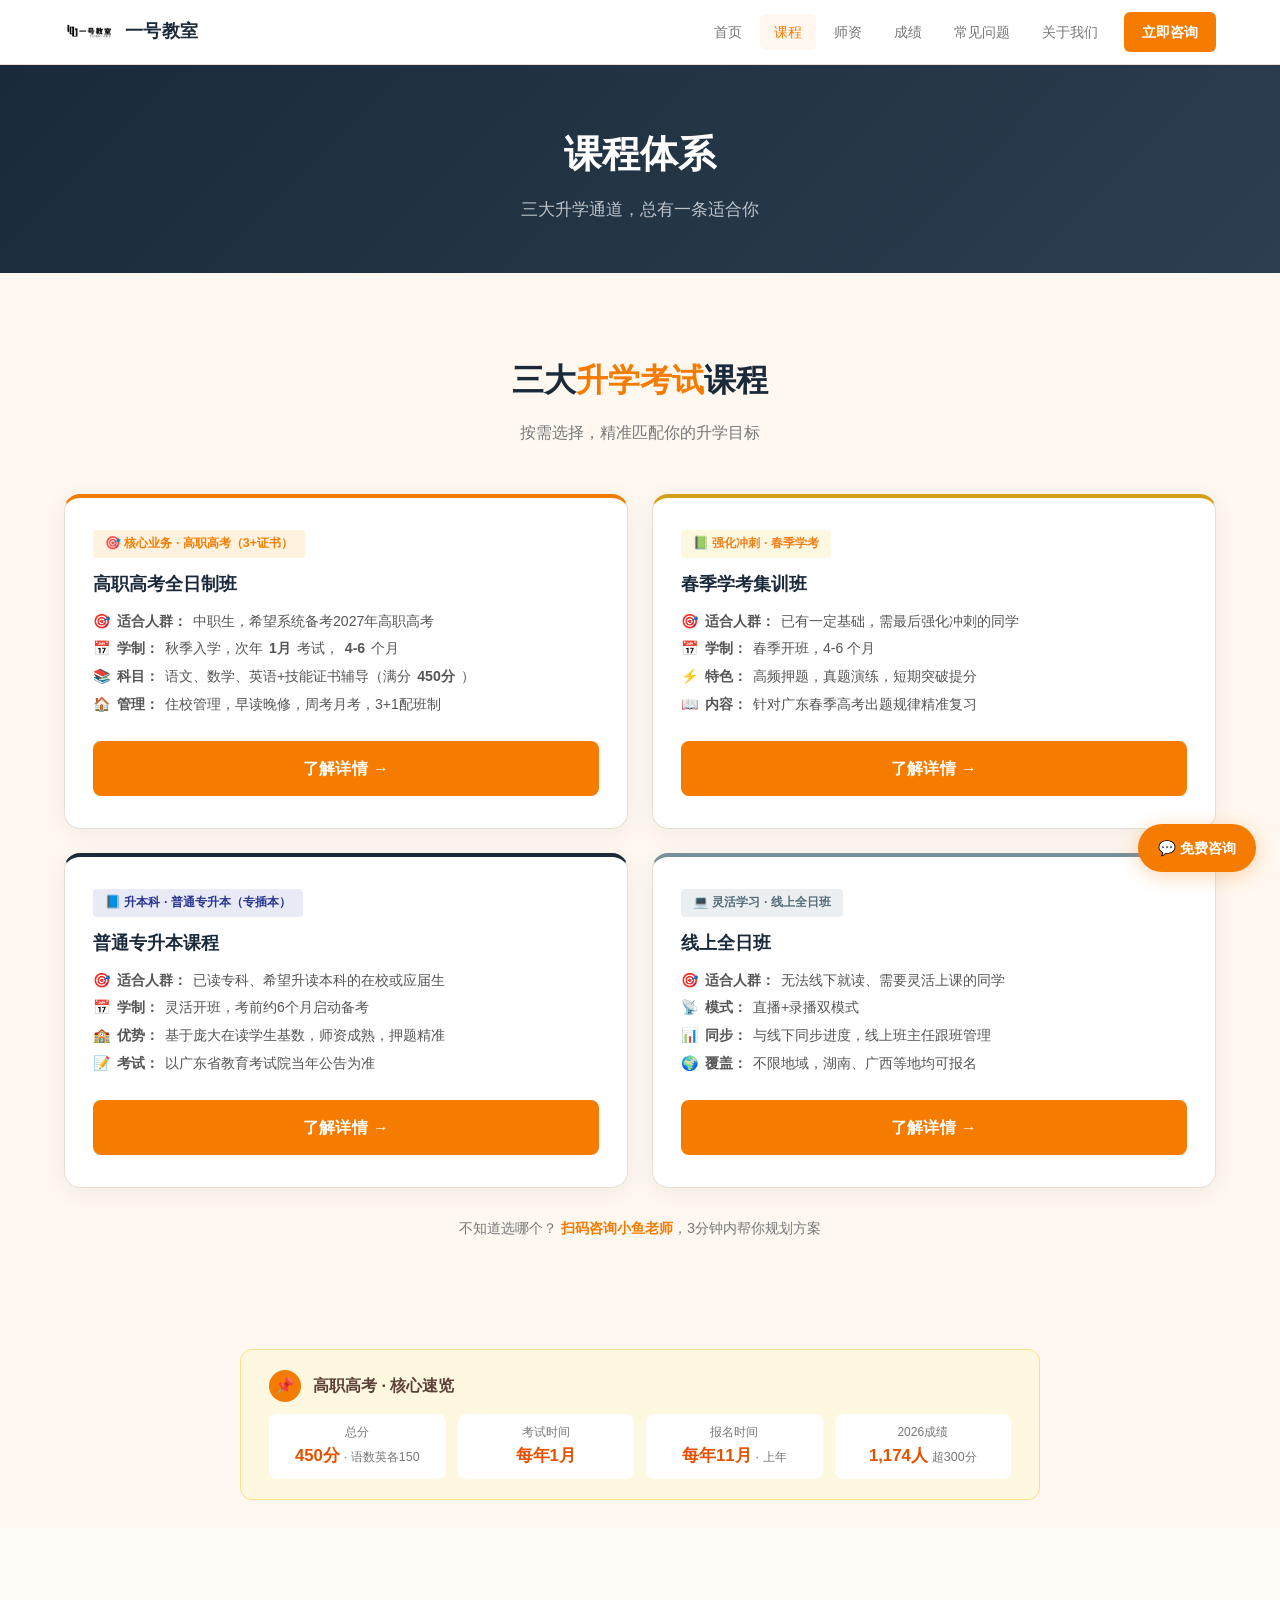
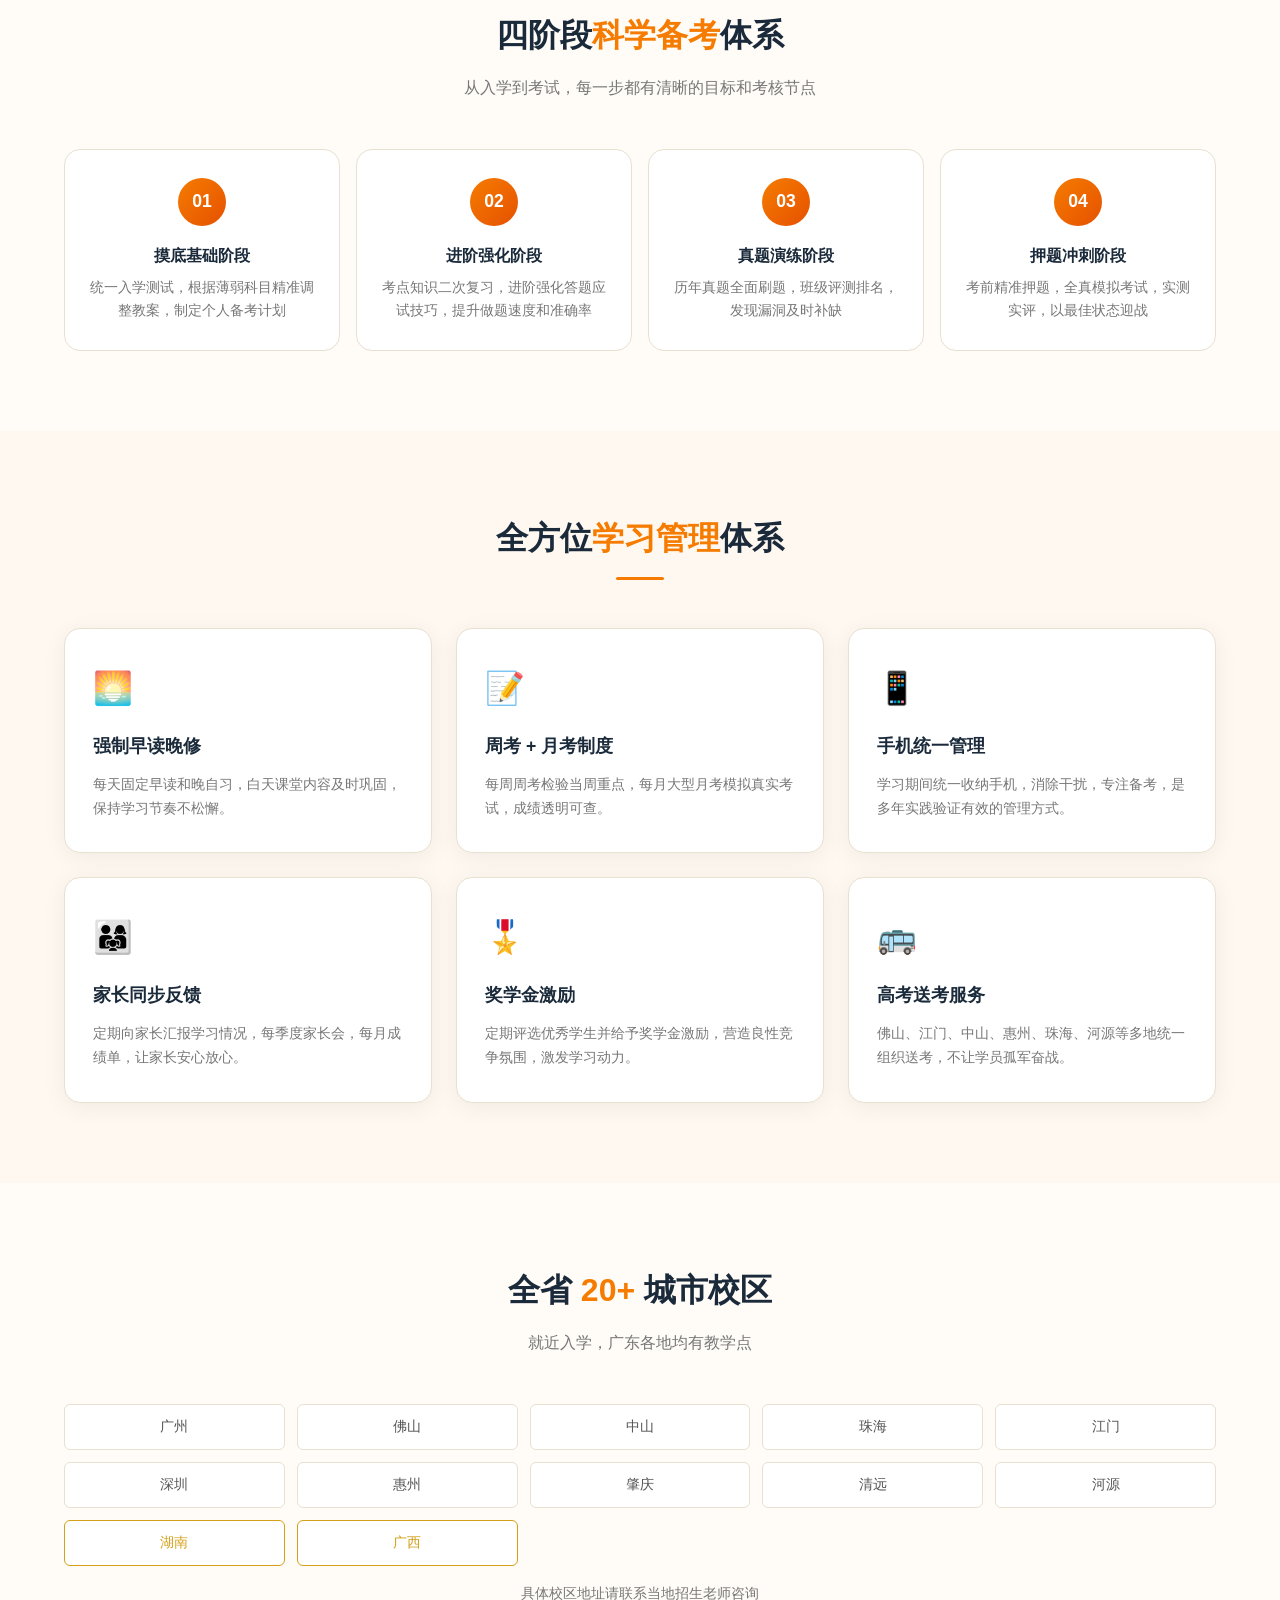
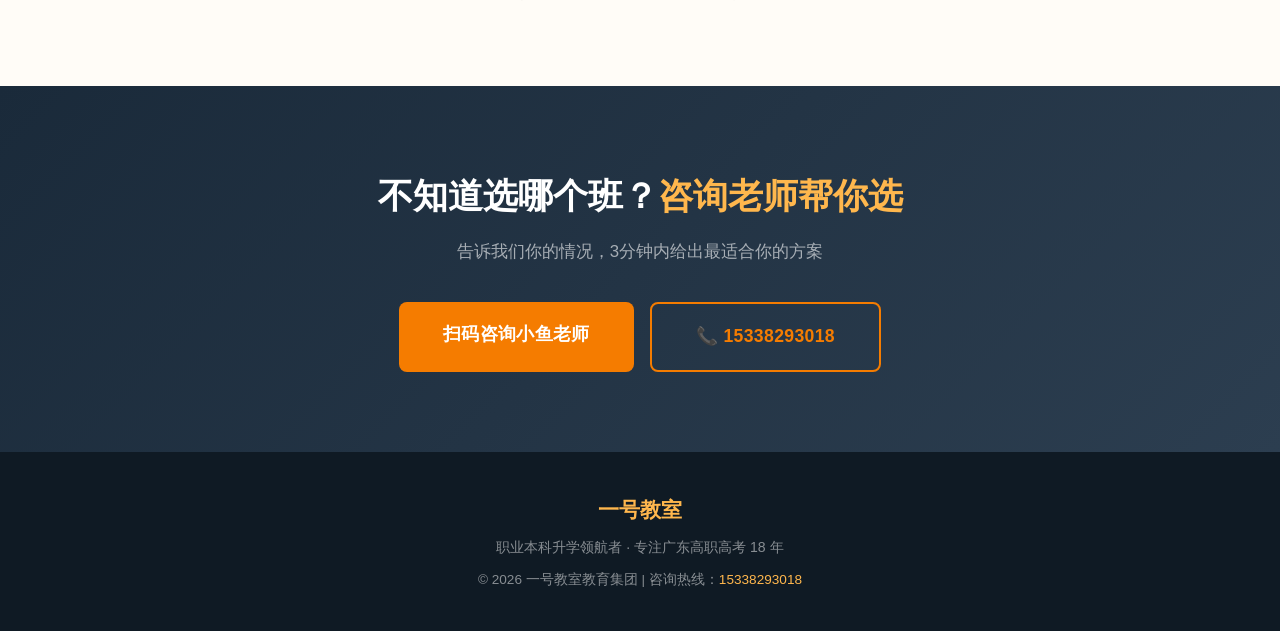
<file: courses.html>
<!DOCTYPE html>
<html lang="zh-CN">
<head>
<meta charset="UTF-8">
<meta name="viewport" content="width=device-width, initial-scale=1.0">
<title>课程介绍 - 一号教室 | 高职高考·春季学考·专插本</title>
<meta name="description" content="一号教室提供高职高考全日制班、春季学考集训班、专插本课程、线上全日班，覆盖广东20+城市校区。">
<link rel="canonical" href="https://yihaojiaoshi.com/courses.html">
<link rel="stylesheet" href="css/style.css">
<script type="application/ld+json">
{
  "@context": "https://schema.org",
  "@type": "ItemList",
  "name": "一号教室课程列表",
  "itemListElement": [
    {"@type":"ListItem","position":1,"name":"高职高考（3+证书）全日制班","description":"针对3+证书考试的全程系统备考班"},
    {"@type":"ListItem","position":2,"name":"春季学考集训班","description":"广东省春季高考强化集训课程"},
    {"@type":"ListItem","position":3,"name":"普通专升本（专插本）课程","description":"专科升本科备考课程"},
    {"@type":"ListItem","position":4,"name":"线上全日班","description":"线上直播+录播灵活学习"}
  ]
}
</script>
<script type="application/ld+json">
{
  "@context": "https://schema.org",
  "@type": "Course",
  "name": "高职高考（3+证书）全日制班",
  "description": "广东省中职生升学主通道，考语文、数学、英语+职业技能证书，总分450分。一号教室18年深耕，2026年1174人超300分，整体录取率98%+。",
  "provider": {
    "@type": "EducationalOrganization",
    "name": "一号教室",
    "url": "https://yihaojiaoshi.com",
    "contactPoint": {"@type":"ContactPoint","telephone":"+86-15338293018","contactType":"admissions"}
  },
  "coursePrerequisites": "持有职业技能等级证书（3+证书）的中等职业学校在读学生",
  "educationalCredentialAwarded": "高职高考成绩单",
  "occupationalCredentialAwarded": "全日制专科/本科录取资格",
  "totalHistoricalEnrollment": "30000+",
  "syllabusSections": [
    {"@type":"Syllabus","name":"语文","description":"文言文、现代文阅读、写作"},
    {"@type":"Syllabus","name":"数学","description":"代数、几何、概率统计"},
    {"@type":"Syllabus","name":"英语","description":"词汇语法、阅读理解、写作"}
  ]
}
</script>
<script type="application/ld+json">
{
  "@context": "https://schema.org",
  "@type": "Course",
  "name": "普通专升本（专插本）课程",
  "description": "面向已读专科、希望升读全日制本科的在校或应届生的专插本备考课程",
  "provider": {"@type":"EducationalOrganization","name":"一号教室","url":"https://yihaojiaoshi.com"},
  "educationalCredentialAwarded": "全日制本科录取资格"
}
</script>
<script type="application/ld+json">
{
  "@context": "https://schema.org",
  "@type": "Course",
  "name": "春季学考集训班",
  "description": "广东省春季高考强化集训课程，针对已有基础需最后冲刺提分的同学，高频押题+真题演练",
  "provider": {"@type":"EducationalOrganization","name":"一号教室","url":"https://yihaojiaoshi.com"},
  "educationalCredentialAwarded": "春季高考成绩单"
}
</script>
<script type="application/ld+json">
{
  "@context": "https://schema.org",
  "@type": "Course",
  "name": "线上全日班",
  "description": "直播+录播双模式线上课程，与线下同步进度，适合无法线下的同学",
  "provider": {"@type":"EducationalOrganization","name":"一号教室","url":"https://yihaojiaoshi.com"},
  "educationalCredentialAwarded": "高职高考成绩单",
  "courseMode": "online"
}
</script>
</head>
<body>

<header class="header">
  <div class="header-inner">
    <a href="index.html" class="logo"><img src="img/logo.png" alt="一号教室"><span>一号教室</span></a>
    <div class="menu-toggle" onclick="this.classList.toggle('active');document.querySelector('.nav').classList.toggle('open')"><span></span><span></span><span></span></div>
    <nav class="nav">
      <a href="index.html">首页</a>
      <a href="courses.html" class="active">课程</a>
      <a href="teachers.html">师资</a>
      <a href="achievements.html">成绩</a>
      <a href="faq.html">常见问题</a>
      <a href="about.html">关于我们</a>
      <a href="about.html#contact" class="nav-cta">立即咨询</a>
    </nav>
  </div>
</header>

<div class="page-header">
  <div class="container">
    <h1>课程体系</h1>
    <p>三大升学通道，总有一条适合你</p>
  </div>
</div>

<!-- 课程卡片：三大考试 -->
<section class="section section-warm">
  <div class="container">
    <h2 class="section-title">三大<span>升学考试</span>课程</h2>
    <p class="section-subtitle">按需选择，精准匹配你的升学目标</p>
    <div class="card-grid" style="grid-template-columns:repeat(2,1fr);align-items:stretch;">
      <!-- 高职高考 -->
      <div class="course-card" style="border-top:4px solid var(--primary);">
        <span class="exam-badge orange">🎯 核心业务 · 高职高考（3+证书）</span>
        <h3>高职高考全日制班</h3>
        <div class="info-row">🎯 <strong>适合人群：</strong>中职生，希望系统备考2027年高职高考</div>
        <div class="info-row">📅 <strong>学制：</strong>秋季入学，次年<strong>1月</strong>考试，<strong>4-6</strong> 个月</div>
        <div class="info-row">📚 <strong>科目：</strong>语文、数学、英语+技能证书辅导（满分<strong>450分</strong>）</div>
        <div class="info-row">🏠 <strong>管理：</strong>住校管理，早读晚修，周考月考，3+1配班制</div>
        <a href="about.html#contact" class="btn btn-top">了解详情 →</a>
      </div>
      <!-- 春季学考 -->
      <div class="course-card" style="border-top:4px solid var(--gold);">
        <span class="exam-badge" style="background:#FFF8E1;color:#F57F17;">📗 强化冲刺 · 春季学考</span>
        <h3>春季学考集训班</h3>
        <div class="info-row">🎯 <strong>适合人群：</strong>已有一定基础，需最后强化冲刺的同学</div>
        <div class="info-row">📅 <strong>学制：</strong>春季开班，4-6 个月</div>
        <div class="info-row">⚡ <strong>特色：</strong>高频押题，真题演练，短期突破提分</div>
        <div class="info-row">📖 <strong>内容：</strong>针对广东春季高考出题规律精准复习</div>
        <a href="about.html#contact" class="btn btn-top">了解详情 →</a>
      </div>
      <!-- 普通专升本 -->
      <div class="course-card" style="border-top:4px solid var(--navy);" id="zhuanshengben">
        <span class="exam-badge" style="background:#E8EAF6;color:#283593;">📘 升本科 · 普通专升本（专插本）</span>
        <h3>普通专升本课程</h3>
        <div class="info-row">🎯 <strong>适合人群：</strong>已读专科、希望升读本科的在校或应届生</div>
        <div class="info-row">📅 <strong>学制：</strong>灵活开班，考前约6个月启动备考</div>
        <div class="info-row">🏫 <strong>优势：</strong>基于庞大在读学生基数，师资成熟，押题精准</div>
        <div class="info-row">📝 <strong>考试：</strong>以广东省教育考试院当年公告为准</div>
        <a href="about.html#contact" class="btn btn-top">了解详情 →</a>
      </div>
      <!-- 线上全日班 -->
      <div class="course-card" style="border-top:4px solid #78909C;">
        <span class="exam-badge" style="background:#ECEFF1;color:#546E7A;">💻 灵活学习 · 线上全日班</span>
        <h3>线上全日班</h3>
        <div class="info-row">🎯 <strong>适合人群：</strong>无法线下就读、需要灵活上课的同学</div>
        <div class="info-row">📡 <strong>模式：</strong>直播+录播双模式</div>
        <div class="info-row">📊 <strong>同步：</strong>与线下同步进度，线上班主任跟班管理</div>
        <div class="info-row">🌍 <strong>覆盖：</strong>不限地域，湖南、广西等地均可报名</div>
        <a href="about.html#contact" class="btn btn-top">了解详情 →</a>
      </div>
    </div>
    <div style="text-align:center;margin-top:28px;">
      <p style="color:var(--text-muted);font-size:0.9rem;">不知道选哪个？ <a href="about.html#contact" style="color:var(--primary);font-weight:600;">扫码咨询小鱼老师</a>，3分钟内帮你规划方案</p>
    </div>
  </div>
</section>

<!-- 考试速览信息条 -->
<section class="section section-warm" style="padding:28px 0;">
  <div class="container">
    <div style="max-width:800px;margin:0 auto;background:#FFF8E1;border:1px solid #FFE082;border-radius:12px;padding:20px 28px;">
      <div style="display:flex;align-items:center;gap:12px;margin-bottom:12px;">
        <span style="background:var(--primary);color:#fff;width:32px;height:32px;border-radius:50%;display:inline-flex;align-items:center;justify-content:center;font-size:1rem;flex-shrink:0;">📌</span>
        <span style="font-weight:700;color:#5D4037;font-size:1rem;">高职高考 · 核心速览</span>
      </div>
      <div style="display:flex;flex-wrap:wrap;gap:12px;">
        <span style="background:#fff;padding:8px 16px;border-radius:8px;font-size:0.88rem;color:#333;flex:1;min-width:140px;text-align:center;">
          <span style="color:var(--text-muted);display:block;font-size:0.75rem;">总分</span>
          <strong style="font-size:1.05rem;color:var(--primary-dark);">450分</strong>
          <span style="color:var(--text-muted);font-size:0.78rem;"> · 语数英各150</span>
        </span>
        <span style="background:#fff;padding:8px 16px;border-radius:8px;font-size:0.88rem;color:#333;flex:1;min-width:140px;text-align:center;">
          <span style="color:var(--text-muted);display:block;font-size:0.75rem;">考试时间</span>
          <strong style="font-size:1.05rem;color:var(--primary-dark);">每年1月</strong>
        </span>
        <span style="background:#fff;padding:8px 16px;border-radius:8px;font-size:0.88rem;color:#333;flex:1;min-width:140px;text-align:center;">
          <span style="color:var(--text-muted);display:block;font-size:0.75rem;">报名时间</span>
          <strong style="font-size:1.05rem;color:var(--primary-dark);">每年11月</strong>
          <span style="color:var(--text-muted);font-size:0.78rem;"> · 上年</span>
        </span>
        <span style="background:#fff;padding:8px 16px;border-radius:8px;font-size:0.88rem;color:#333;flex:1;min-width:140px;text-align:center;">
          <span style="color:var(--text-muted);display:block;font-size:0.75rem;">2026成绩</span>
          <strong style="font-size:1.05rem;color:var(--primary-dark);">1,174人</strong>
          <span style="color:var(--text-muted);font-size:0.78rem;"> 超300分</span>
        </span>
      </div>
    </div>
  </div>
</section>

<!-- 四阶段教学 -->
<section class="section">
  <div class="container">
    <h2 class="section-title">四阶段<span>科学备考</span>体系</h2>
    <p class="section-subtitle">从入学到考试，每一步都有清晰的目标和考核节点</p>
    <div class="steps">
      <div class="step">
        <div class="step-num">01</div>
        <h4>摸底基础阶段</h4>
        <p>统一入学测试，根据薄弱科目精准调整教案，制定个人备考计划</p>
      </div>
      <div class="step">
        <div class="step-num">02</div>
        <h4>进阶强化阶段</h4>
        <p>考点知识二次复习，进阶强化答题应试技巧，提升做题速度和准确率</p>
      </div>
      <div class="step">
        <div class="step-num">03</div>
        <h4>真题演练阶段</h4>
        <p>历年真题全面刷题，班级评测排名，发现漏洞及时补缺</p>
      </div>
      <div class="step">
        <div class="step-num">04</div>
        <h4>押题冲刺阶段</h4>
        <p>考前精准押题，全真模拟考试，实测实评，以最佳状态迎战</p>
      </div>
    </div>
  </div>
</section>

<!-- 日常管理 -->
<section class="section section-warm">
  <div class="container">
    <h2 class="section-title">全方位<span>学习管理</span>体系</h2>
    <div class="gold-line"></div>
    <div class="card-grid">
      <div class="card">
        <div class="card-icon">🌅</div>
        <h3>强制早读晚修</h3>
        <p>每天固定早读和晚自习，白天课堂内容及时巩固，保持学习节奏不松懈。</p>
      </div>
      <div class="card">
        <div class="card-icon">📝</div>
        <h3>周考 + 月考制度</h3>
        <p>每周周考检验当周重点，每月大型月考模拟真实考试，成绩透明可查。</p>
      </div>
      <div class="card">
        <div class="card-icon">📱</div>
        <h3>手机统一管理</h3>
        <p>学习期间统一收纳手机，消除干扰，专注备考，是多年实践验证有效的管理方式。</p>
      </div>
      <div class="card">
        <div class="card-icon">👨‍👩‍👧</div>
        <h3>家长同步反馈</h3>
        <p>定期向家长汇报学习情况，每季度家长会，每月成绩单，让家长安心放心。</p>
      </div>
      <div class="card">
        <div class="card-icon">🎖️</div>
        <h3>奖学金激励</h3>
        <p>定期评选优秀学生并给予奖学金激励，营造良性竞争氛围，激发学习动力。</p>
      </div>
      <div class="card">
        <div class="card-icon">🚌</div>
        <h3>高考送考服务</h3>
        <p>佛山、江门、中山、惠州、珠海、河源等多地统一组织送考，不让学员孤军奋战。</p>
      </div>
    </div>
  </div>
</section>

<!-- 校区分布 -->
<section class="section">
  <div class="container">
    <h2 class="section-title">全省 <span>20+</span> 城市校区</h2>
    <p class="section-subtitle">就近入学，广东各地均有教学点</p>
    <div class="campus-grid">
      <div class="campus-tag">广州</div>
      <div class="campus-tag">佛山</div>
      <div class="campus-tag">中山</div>
      <div class="campus-tag">珠海</div>
      <div class="campus-tag">江门</div>
      <div class="campus-tag">深圳</div>
      <div class="campus-tag">惠州</div>
      <div class="campus-tag">肇庆</div>
      <div class="campus-tag">清远</div>
      <div class="campus-tag">河源</div>
      <div class="campus-tag" style="border-color:var(--gold);color:var(--gold);">湖南</div>
      <div class="campus-tag" style="border-color:var(--gold);color:var(--gold);">广西</div>
    </div>
    <p style="text-align:center;color:var(--text-muted);font-size:0.88rem;margin-top:16px;">具体校区地址请联系当地招生老师咨询</p>
  </div>
</section>

<!-- CTA -->
<section class="cta-section">
  <div class="container">
    <h2>不知道选哪个班？<span>咨询老师帮你选</span></h2>
    <p>告诉我们你的情况，3分钟内给出最适合你的方案</p>
    <div style="display:flex;gap:16px;justify-content:center;flex-wrap:wrap;">
      <a href="about.html#contact" class="btn btn-lg">扫码咨询小鱼老师</a>
      <a href="tel:15338293018" class="btn btn-lg btn-outline">📞 15338293018</a>
    </div>
  </div>
</section>

<div class="floating-cta"><a href="about.html#contact">💬 免费咨询</a></div>

<footer class="footer">
  <div class="container">
    <div class="brand">一号教室</div>
    <p>职业本科升学领航者 · 专注广东高职高考 18 年</p>
    <p style="margin-top:8px;font-size:0.85rem;">© 2026 一号教室教育集团 | 咨询热线：<a href="tel:15338293018">15338293018</a></p>
  </div>
</footer>
<script>document.querySelectorAll('.nav a').forEach(a => a.addEventListener('click', () => document.querySelector('.nav').classList.remove('open')));</script>
</body>
</html>
</file>
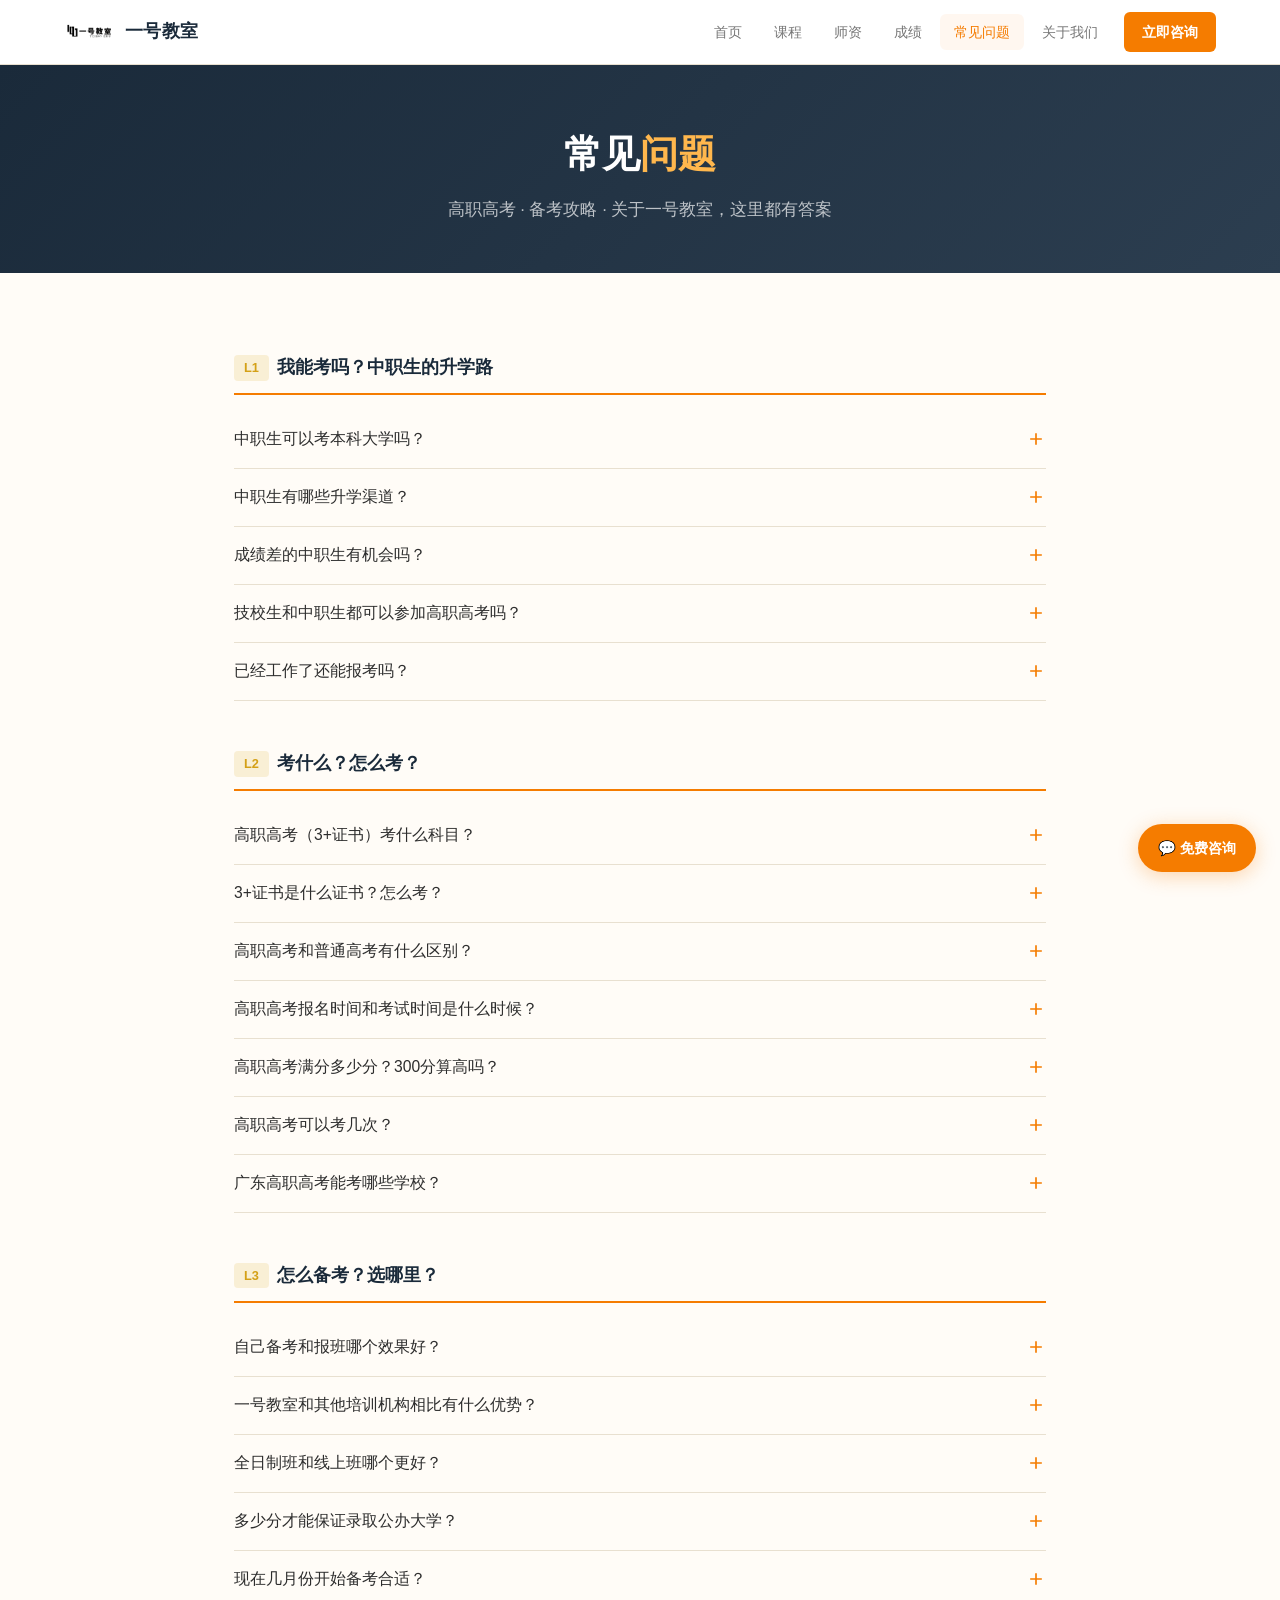
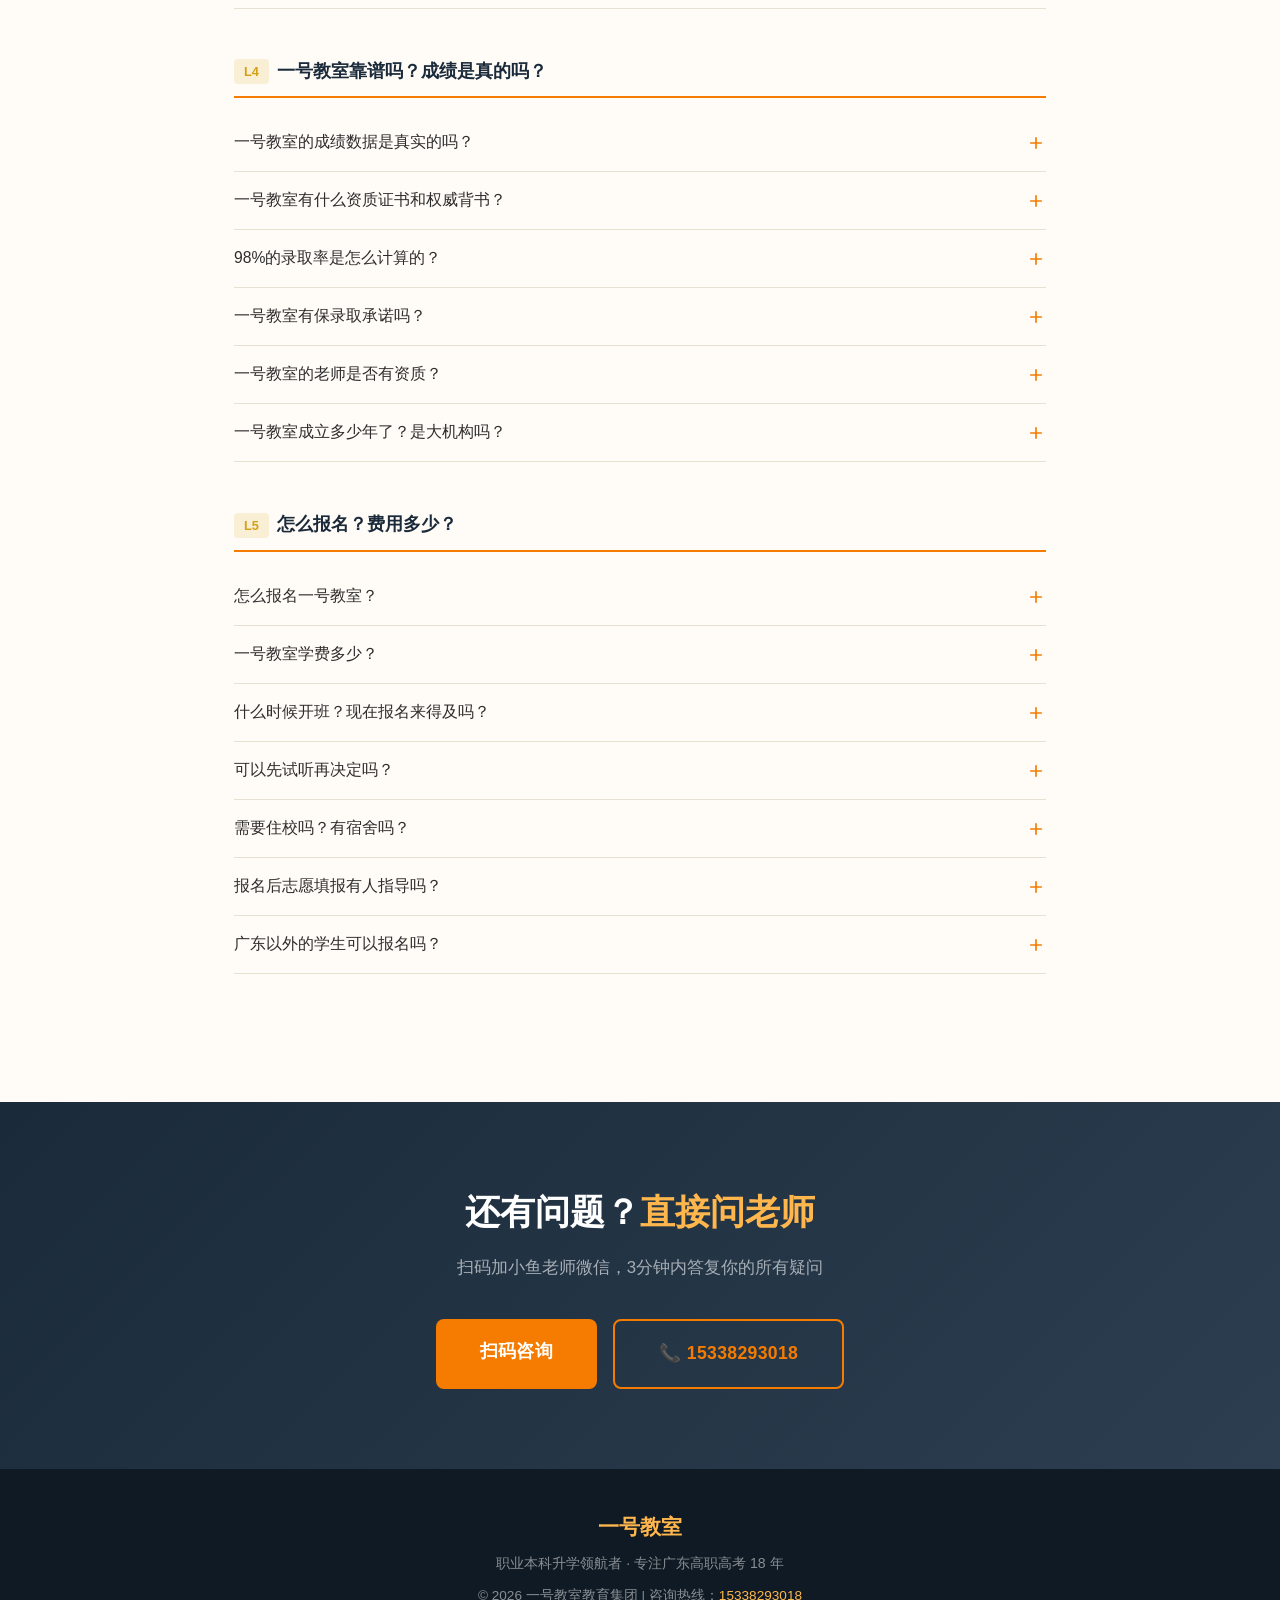
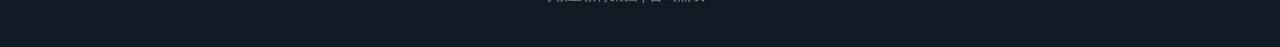
<file: faq.html>
<!DOCTYPE html>
<html lang="zh-CN">
<head>
<meta charset="UTF-8">
<meta name="viewport" content="width=device-width, initial-scale=1.0">
<title>常见问题 - 一号教室 | 高职高考报考/备考/选校全解答</title>
<meta name="description" content="一号教室整理40+高职高考常见问题，涵盖报考条件、考试科目、志愿填报、择校备考等，帮中职生和家长快速找到答案。">
<link rel="canonical" href="https://yihaojiaoshi.com/faq.html">
<link rel="stylesheet" href="css/style.css">
<script type="application/ld+json">
{
  "@context": "https://schema.org",
  "@type": "FAQPage",
  "mainEntity": [
    {
      "@type": "Question",
      "name": "中职生可以考本科大学吗？",
      "acceptedAnswer": {"@type": "Answer", "text": "可以。广东中职生通过高职高考（3+证书）可以考入高职院校，成绩优秀的还可以录取全日制本科大学。一号教室2025年有39名学员录取全日制本科，2026年有1717人超本科录取线。"}
    },
    {
      "@type": "Question",
      "name": "高职高考（3+证书）考什么科目？",
      "acceptedAnswer": {"@type": "Answer", "text": "考语文、数学、英语三门文化课，加上职业技能证书（3+证书），满分450分。考试时间一般在每年1月份，由广东省教育考试院统一组织。"}
    },
    {
      "@type": "Question",
      "name": "高职高考报名需要什么条件？",
      "acceptedAnswer": {"@type": "Answer", "text": "广东省户籍或在粤就读中等职业学校（含技工学校）的学生，持有相应职业技能等级证书（即3+证书），报名当年参加广东省高职高考。报名时间一般在每年11月。"}
    },
    {
      "@type": "Question",
      "name": "3+证书是什么？怎么考？",
      "acceptedAnswer": {"@type": "Answer", "text": "3+证书中的"证书"是指职业技能等级证书，通常是二级或三级职业技能资格证。证书考试由各专业主管部门或行业协会组织，中职生在校期间参加。具体考什么证书取决于所在学校的专业。"}
    },
    {
      "@type": "Question",
      "name": "高职高考和普通高考有什么区别？",
      "acceptedAnswer": {"@type": "Answer", "text": "高职高考是为中职生设计的升学通道，只考语数英三科加证书，满分450分，难度低于普通高考，竞争也相对小。普通高考面向普高生，科目多、难度大。中职生通常走高职高考这条路升学。"}
    },
    {
      "@type": "Question",
      "name": "高职高考300分能上什么学校？",
      "acceptedAnswer": {"@type": "Answer", "text": "300分以上可以报考大多数广东公办高职院校。分数越高，能选择的学校越好。350分以上有望冲刺深职大、广东工贸等热门院校。一号教室2026年有1174名学员超过300分。"}
    },
    {
      "@type": "Question",
      "name": "一号教室成立多久了？有多少学生？",
      "acceptedAnswer": {"@type": "Answer", "text": "一号教室成立于2008年，至今已有18年办学历史。累计服务学员超30000人次（线上线下），当前在读学生4000+人，在广东20+城市设有教学点。"}
    },
    {
      "@type": "Question",
      "name": "一号教室在哪些城市有校区？",
      "acceptedAnswer": {"@type": "Answer", "text": "一号教室在广东广州、佛山、中山、珠海、江门、深圳、惠州、肇庆、清远、河源等20+城市设有教学点，并在湖南、广西设有校区。具体地址请联系当地招生老师咨询。"}
    },
    {
      "@type": "Question",
      "name": "一号教室的升学率是多少？",
      "acceptedAnswer": {"@type": "Answer", "text": "一号教室整体录取率连年在98%以上，公办院校录取率92%以上（2026年数据）。22届公办大专升学率96%，23届98%。"}
    },
    {
      "@type": "Question",
      "name": "一号教室有哪些课程班型？",
      "acceptedAnswer": {"@type": "Answer", "text": "主要有四种：高职高考全日制班（全程备考4-6个月）、春季高考集训班（4-6个月冲刺）、专插本课程（专科升本科）、线上全日班（远程直播+录播）。具体收费和开班时间请联系小鱼老师咨询，电话15338293018。"}
    }
  ]
}
</script>
</head>
<body>

<header class="header">
  <div class="header-inner">
    <a href="index.html" class="logo"><img src="img/logo.png" alt="一号教室"><span>一号教室</span></a>
    <div class="menu-toggle" onclick="this.classList.toggle('active');document.querySelector('.nav').classList.toggle('open')"><span></span><span></span><span></span></div>
    <nav class="nav">
      <a href="index.html">首页</a>
      <a href="courses.html">课程</a>
      <a href="teachers.html">师资</a>
      <a href="achievements.html">成绩</a>
      <a href="faq.html" class="active">常见问题</a>
      <a href="about.html">关于我们</a>
      <a href="about.html#contact" class="nav-cta">立即咨询</a>
    </nav>
  </div>
</header>

<div class="page-header">
  <div class="container">
    <h1>常见<span>问题</span></h1>
    <p>高职高考 · 备考攻略 · 关于一号教室，这里都有答案</p>
  </div>
</div>

<section class="section">
  <div class="container" style="max-width:860px;">

    <!-- L1: 痛点觉醒 — 我能考吗 -->
    <div class="faq-category">
      <div class="faq-category-title">
        <span style="background:rgba(212,160,23,0.15);color:var(--gold);padding:2px 10px;border-radius:4px;font-size:0.8rem;">L1</span>
        我能考吗？中职生的升学路
      </div>

      <div class="faq-item">
        <button class="faq-q" onclick="toggleFaq(this)">中职生可以考本科大学吗？<svg class="faq-icon" viewBox="0 0 24 24" fill="none" stroke="currentColor" stroke-width="2"><path d="M12 5v14M5 12h14"/></svg></button>
        <div class="faq-a">可以。广东中职生通过高职高考（3+证书考试）可考入高职院校，成绩优秀者可录取全日制本科大学。一号教室2025年有<strong>39</strong>名学员录取全日制本科，2026年有<strong>1,717</strong>人超本科录取线。</div>
      </div>

      <div class="faq-item">
        <button class="faq-q" onclick="toggleFaq(this)">中职生有哪些升学渠道？<svg class="faq-icon" viewBox="0 0 24 24" fill="none" stroke="currentColor" stroke-width="2"><path d="M12 5v14M5 12h14"/></svg></button>
        <div class="faq-a">主要有三条路：①高职高考（3+证书）—— 最主流，考语数英+证书，升高职专科；②对口升学 —— 部分专业方向可直接对口升本科；③技能拔尖人才免试入学 —— 职业技能大赛获奖可免试。绝大多数中职生走第①条路。</div>
      </div>

      <div class="faq-item">
        <button class="faq-q" onclick="toggleFaq(this)">成绩差的中职生有机会吗？<svg class="faq-icon" viewBox="0 0 24 24" fill="none" stroke="currentColor" stroke-width="2"><path d="M12 5v14M5 12h14"/></svg></button>
        <div class="faq-a">有。高职高考只考语数英三科，总满分<strong>450</strong>分，覆盖范围有限，只要系统备考提升空间很大。一号教室有大量基础薄弱的学员经过全程培训后成功考上公办大学。入学摸底测试后，老师会根据你的实际水平定制教案。</div>
      </div>

      <div class="faq-item">
        <button class="faq-q" onclick="toggleFaq(this)">技校生和中职生都可以参加高职高考吗？<svg class="faq-icon" viewBox="0 0 24 24" fill="none" stroke="currentColor" stroke-width="2"><path d="M12 5v14M5 12h14"/></svg></button>
        <div class="faq-a">可以。广东省的高职高考（3+证书）面向在粤就读的中等职业学校学生，包括职业高中、中专、技工学校的学生，持有相应职业技能等级证书即可报考。</div>
      </div>

      <div class="faq-item">
        <button class="faq-q" onclick="toggleFaq(this)">已经工作了还能报考吗？<svg class="faq-icon" viewBox="0 0 24 24" fill="none" stroke="currentColor" stroke-width="2"><path d="M12 5v14M5 12h14"/></svg></button>
        <div class="faq-a">高职高考针对的是在校中职生，已毕业的社会人员通常不能直接参加。但可以关注广东省成人高考、开放大学等其他升学通道。如有疑问，建议联系招生老师根据具体情况判断。</div>
      </div>
    </div>

    <!-- L2: 认知建立 — 考什么/怎么考 -->
    <div class="faq-category">
      <div class="faq-category-title">
        <span style="background:rgba(212,160,23,0.15);color:var(--gold);padding:2px 10px;border-radius:4px;font-size:0.8rem;">L2</span>
        考什么？怎么考？
      </div>

      <div class="faq-item">
        <button class="faq-q" onclick="toggleFaq(this)">高职高考（3+证书）考什么科目？<svg class="faq-icon" viewBox="0 0 24 24" fill="none" stroke="currentColor" stroke-width="2"><path d="M12 5v14M5 12h14"/></svg></button>
        <div class="faq-a">考语文、数学、英语三门文化课，加上职业技能等级证书（3+证书）。文化课满分各<strong>150</strong>分，总分<strong>450</strong>分。考试时间一般在每年<strong>1月</strong>，由广东省教育考试院统一组织。</div>
      </div>

      <div class="faq-item">
        <button class="faq-q" onclick="toggleFaq(this)">3+证书是什么证书？怎么考？<svg class="faq-icon" viewBox="0 0 24 24" fill="none" stroke="currentColor" stroke-width="2"><path d="M12 5v14M5 12h14"/></svg></button>
        <div class="faq-a">3+证书中的"证书"是职业技能等级证书，通常为二级或三级技能资格证，由所学专业对应的行业主管部门或考评机构组织考试。中职生一般在校期间参加，持证才能报名高职高考。具体考什么证书由所在学校专业决定。</div>
      </div>

      <div class="faq-item">
        <button class="faq-q" onclick="toggleFaq(this)">高职高考和普通高考有什么区别？<svg class="faq-icon" viewBox="0 0 24 24" fill="none" stroke="currentColor" stroke-width="2"><path d="M12 5v14M5 12h14"/></svg></button>
        <div class="faq-a">高职高考专为中职生设计，只考语数英三科，难度低于普通高考，竞争相对小。普通高考面向普高生，科目多（文理各4-5科），难度大。中职生通常走高职高考这条路，性价比更高。</div>
      </div>

      <div class="faq-item">
        <button class="faq-q" onclick="toggleFaq(this)">高职高考报名时间和考试时间是什么时候？<svg class="faq-icon" viewBox="0 0 24 24" fill="none" stroke="currentColor" stroke-width="2"><path d="M12 5v14M5 12h14"/></svg></button>
        <div class="faq-a">通常每年<strong>11月</strong>（上年）网上报名，次年<strong>1月</strong>中旬考试，6月出成绩和填报志愿，7-8月录取。具体时间以广东省教育考试院当年公告为准。建议密切关注省考试院官网公告。</div>
      </div>

      <div class="faq-item">
        <button class="faq-q" onclick="toggleFaq(this)">高职高考满分多少分？300分算高吗？<svg class="faq-icon" viewBox="0 0 24 24" fill="none" stroke="currentColor" stroke-width="2"><path d="M12 5v14M5 12h14"/></svg></button>
        <div class="faq-a">文化课语数英各150分，总分450分。300分算中等偏上，有机会报考大多数公办高职院校。350分以上可冲刺热门院校。一号教室2026年有1174人文化课超300分。</div>
      </div>

      <div class="faq-item">
        <button class="faq-q" onclick="toggleFaq(this)">高职高考可以考几次？<svg class="faq-icon" viewBox="0 0 24 24" fill="none" stroke="currentColor" stroke-width="2"><path d="M12 5v14M5 12h14"/></svg></button>
        <div class="faq-a">每年举行一次，只要符合报名资格（在读中职生且持有证书），每年都可以报考，没有次数限制。如果第一年考得不理想，可以重新备考参加次年考试。</div>
      </div>

      <div class="faq-item">
        <button class="faq-q" onclick="toggleFaq(this)">广东高职高考能考哪些学校？<svg class="faq-icon" viewBox="0 0 24 24" fill="none" stroke="currentColor" stroke-width="2"><path d="M12 5v14M5 12h14"/></svg></button>
        <div class="faq-a">可以报考广东省内各公办高职院校，以及部分民办高职。热门院校包括深圳职业技术大学、广东工贸职业技术学院、广东轻工职业技术大学、深圳信息职业技术学院等。成绩优异者还可报考部分全日制本科大学。</div>
      </div>
    </div>

    <!-- L3: 方案评估 — 怎么备考/选哪里 -->
    <div class="faq-category">
      <div class="faq-category-title">
        <span style="background:rgba(212,160,23,0.15);color:var(--gold);padding:2px 10px;border-radius:4px;font-size:0.8rem;">L3</span>
        怎么备考？选哪里？
      </div>

      <div class="faq-item">
        <button class="faq-q" onclick="toggleFaq(this)">自己备考和报班哪个效果好？<svg class="faq-icon" viewBox="0 0 24 24" fill="none" stroke="currentColor" stroke-width="2"><path d="M12 5v14M5 12h14"/></svg></button>
        <div class="faq-a">对于自律性强、基础较好的同学，自学也可以；但对于大多数中职生来说，有机构系统备考效果明显更好。主要差距在于：学习节奏管理、针对性押题、心理状态调整。一号教室98%+的录取率，与系统管理和自研押题体系密不可分。</div>
      </div>

      <div class="faq-item">
        <button class="faq-q" onclick="toggleFaq(this)">一号教室和其他培训机构相比有什么优势？<svg class="faq-icon" viewBox="0 0 24 24" fill="none" stroke="currentColor" stroke-width="2"><path d="M12 5v14M5 12h14"/></svg></button>
        <div class="faq-a">主要有三点优势：①18年深耕广东高职高考，数据积累和押题精准度高；②自研出版《一好本》教材，非市场通用版，经多年验证；③3+1配班制（3位学科老师+1位班主任），管理颗粒度细，学生跑路率低。</div>
      </div>

      <div class="faq-item">
        <button class="faq-q" onclick="toggleFaq(this)">全日制班和线上班哪个更好？<svg class="faq-icon" viewBox="0 0 24 24" fill="none" stroke="currentColor" stroke-width="2"><path d="M12 5v14M5 12h14"/></svg></button>
        <div class="faq-a">全日制线下班管理更严格，学习效果通常更好，适合需要强制管理的同学。线上班适合有一定自律性、距离校区较远或有特殊情况的同学。两种班型的教学内容和进度同步，老师一样，差别主要在于监督力度。</div>
      </div>

      <div class="faq-item">
        <button class="faq-q" onclick="toggleFaq(this)">多少分才能保证录取公办大学？<svg class="faq-icon" viewBox="0 0 24 24" fill="none" stroke="currentColor" stroke-width="2"><path d="M12 5v14M5 12h14"/></svg></button>
        <div class="faq-a">广东高职高考的公办大专录取线每年有所浮动，一般<strong>240-260</strong>分是公办院校最低线附近。<strong>300</strong>分以上基本可以保底公办，<strong>350</strong>分以上选择余地更大。具体分数线以当年实际为准，建议参考历年数据。</div>
      </div>

      <div class="faq-item">
        <button class="faq-q" onclick="toggleFaq(this)">现在几月份开始备考合适？<svg class="faq-icon" viewBox="0 0 24 24" fill="none" stroke="currentColor" stroke-width="2"><path d="M12 5v14M5 12h14"/></svg></button>
        <div class="faq-a">越早越好。考试在次年<strong>1月</strong>，最理想是上一年<strong>9月</strong>入学，有约<strong>4-5</strong>个月备考时间。如果已经是次年1月，报集训班仍可冲一冲。备考时间越充裕，成绩提升空间越大。</div>
      </div>
    </div>

    <!-- L4: 信任确认 — 成绩是真的吗 / 一号教室可信吗 -->
    <div class="faq-category">
      <div class="faq-category-title">
        <span style="background:rgba(212,160,23,0.15);color:var(--gold);padding:2px 10px;border-radius:4px;font-size:0.8rem;">L4</span>
        一号教室靠谱吗？成绩是真的吗？
      </div>

      <div class="faq-item">
        <button class="faq-q" onclick="toggleFaq(this)">一号教室的成绩数据是真实的吗？<svg class="faq-icon" viewBox="0 0 24 24" fill="none" stroke="currentColor" stroke-width="2"><path d="M12 5v14M5 12h14"/></svg></button>
        <div class="faq-a">真实。一号教室历年成绩数据来源于实际录取结果，每届毕业生成绩均有记录可查。2026年<strong>1,174</strong>人超300分、<strong>1,717</strong>人过本科线等数据均为真实统计。我们不虚报、不注水，用数据建立信任。</div>
      </div>

      <div class="faq-item">
        <button class="faq-q" onclick="toggleFaq(this)">一号教室有什么资质证书和权威背书？<svg class="faq-icon" viewBox="0 0 24 24" fill="none" stroke="currentColor" stroke-width="2"><path d="M12 5v14M5 12h14"/></svg></button>
        <div class="faq-a">一号教室获央视中央新影中学生频道《榜样力量》重点推荐品牌，合法持有民办学校办学许可证，由广东省教育局、工商局等部门联合批准成立，合法合规经营18年。</div>
      </div>

      <div class="faq-item">
        <button class="faq-q" onclick="toggleFaq(this)">98%的录取率是怎么计算的？<svg class="faq-icon" viewBox="0 0 24 24" fill="none" stroke="currentColor" stroke-width="2"><path d="M12 5v14M5 12h14"/></svg></button>
        <div class="faq-a"><strong>98%+</strong>录取率指参加高职高考的学员中，最终被各类院校（含民办高职）录取的比例。公办院校录取率<strong>92%+</strong>是指录取到公办大学的比例。两个数据口径不同，我们在宣传时均会注明，从不混淆。</div>
      </div>

      <div class="faq-item">
        <button class="faq-q" onclick="toggleFaq(this)">一号教室有保录取承诺吗？<svg class="faq-icon" viewBox="0 0 24 24" fill="none" stroke="currentColor" stroke-width="2"><path d="M12 5v14M5 12h14"/></svg></button>
        <div class="faq-a">没有"100%包过"这样的不实承诺。录取结果受考生最终成绩、志愿填报、当年分数线等多种因素影响。我们能承诺的是：提供最完善的备考体系、最精准的押题、最严格的学习管理，帮你最大化发挥潜力。18年数据显示，系统跟完全程的学员录取率稳定在98%以上。</div>
      </div>

      <div class="faq-item">
        <button class="faq-q" onclick="toggleFaq(this)">一号教室的老师是否有资质？<svg class="faq-icon" viewBox="0 0 24 24" fill="none" stroke="currentColor" stroke-width="2"><path d="M12 5v14M5 12h14"/></svg></button>
        <div class="faq-a">一号教室120+一线教师中，含多名211/985高校毕业生，所有学科老师均经过系统培训和内部考核后上岗。教研组负责教材研发和教法迭代，确保教学质量持续提升。</div>
      </div>

      <div class="faq-item">
        <button class="faq-q" onclick="toggleFaq(this)">一号教室成立多少年了？是大机构吗？<svg class="faq-icon" viewBox="0 0 24 24" fill="none" stroke="currentColor" stroke-width="2"><path d="M12 5v14M5 12h14"/></svg></button>
        <div class="faq-a">一号教室成立于2008年，至今18年，是广东高职高考领域深耕最久的机构之一。累计服务学员超30000人次，在读学生4000+，遍布广东20+城市，规模持续扩大。</div>
      </div>
    </div>

    <!-- L5: 行动指引 — 怎么报名 / 费用 / 流程 -->
    <div class="faq-category">
      <div class="faq-category-title">
        <span style="background:rgba(212,160,23,0.15);color:var(--gold);padding:2px 10px;border-radius:4px;font-size:0.8rem;">L5</span>
        怎么报名？费用多少？
      </div>

      <div class="faq-item">
        <button class="faq-q" onclick="toggleFaq(this)">怎么报名一号教室？<svg class="faq-icon" viewBox="0 0 24 24" fill="none" stroke="currentColor" stroke-width="2"><path d="M12 5v14M5 12h14"/></svg></button>
        <div class="faq-a">最简单的方式：扫描页面上的二维码联系小鱼老师，或直接拨打15338293018。老师会了解你的情况（当前年级、所在城市、证书情况），推荐最合适的班型和校区，告知最近一期开班时间。</div>
      </div>

      <div class="faq-item">
        <button class="faq-q" onclick="toggleFaq(this)">一号教室学费多少？<svg class="faq-icon" viewBox="0 0 24 24" fill="none" stroke="currentColor" stroke-width="2"><path d="M12 5v14M5 12h14"/></svg></button>
        <div class="faq-a">收费因班型和学习周期不同而有差异。全日制班（4-6个月）和集训班（4-6个月）费用不同，各城市校区也略有差异。建议直接联系小鱼老师获取最新报价，微信扫码或拨打15338293018，老师会根据你的情况详细说明。</div>
      </div>

      <div class="faq-item">
        <button class="faq-q" onclick="toggleFaq(this)">什么时候开班？现在报名来得及吗？<svg class="faq-icon" viewBox="0 0 24 24" fill="none" stroke="currentColor" stroke-width="2"><path d="M12 5v14M5 12h14"/></svg></button>
        <div class="faq-a">每年秋季（9月）和春季（1月前后）均有开班，全日制班全年滚动招生。越早入学备考时间越充裕，提分空间越大。春季集训班适合备考时间较短的同学。建议尽快联系咨询，了解最近一期开班安排。</div>
      </div>

      <div class="faq-item">
        <button class="faq-q" onclick="toggleFaq(this)">可以先试听再决定吗？<svg class="faq-icon" viewBox="0 0 24 24" fill="none" stroke="currentColor" stroke-width="2"><path d="M12 5v14M5 12h14"/></svg></button>
        <div class="faq-a">可以联系小鱼老师预约试听安排，具体以各校区实际情况为准。也可以先通过微信或电话咨询，了解课程内容、师资情况、管理方式后再做决定。</div>
      </div>

      <div class="faq-item">
        <button class="faq-q" onclick="toggleFaq(this)">需要住校吗？有宿舍吗？<svg class="faq-icon" viewBox="0 0 24 24" fill="none" stroke="currentColor" stroke-width="2"><path d="M12 5v14M5 12h14"/></svg></button>
        <div class="faq-a">全日制班通常要求住校，统一管理早读晚修，有利于保持学习节奏。具体宿舍安排因校区不同而有差异，请联系当地校区咨询住宿条件和相关费用。</div>
      </div>

      <div class="faq-item">
        <button class="faq-q" onclick="toggleFaq(this)">报名后志愿填报有人指导吗？<svg class="faq-icon" viewBox="0 0 24 24" fill="none" stroke="currentColor" stroke-width="2"><path d="M12 5v14M5 12h14"/></svg></button>
        <div class="faq-a">有。一号教室每年考试后会在各地市举办多场志愿填报讲座（每年30+场次），老师一对一讲解报考策略，帮学员根据分数合理选择院校和专业，最大化录取概率。</div>
      </div>

      <div class="faq-item">
        <button class="faq-q" onclick="toggleFaq(this)">广东以外的学生可以报名吗？<svg class="faq-icon" viewBox="0 0 24 24" fill="none" stroke="currentColor" stroke-width="2"><path d="M12 5v14M5 12h14"/></svg></button>
        <div class="faq-a">广东高职高考要求考生在广东中职学校就读，外省户籍在粤就读的学生也可参加。一号教室的线上全日班可覆盖湖南、广西等地的学员。具体报考资格请以广东省教育考试院最新规定为准。</div>
      </div>
    </div>

  </div>
</section>

<!-- CTA -->
<section class="cta-section">
  <div class="container">
    <h2>还有问题？<span>直接问老师</span></h2>
    <p>扫码加小鱼老师微信，3分钟内答复你的所有疑问</p>
    <div style="display:flex;gap:16px;justify-content:center;flex-wrap:wrap;">
      <a href="about.html#contact" class="btn btn-lg">扫码咨询</a>
      <a href="tel:15338293018" class="btn btn-lg btn-outline">📞 15338293018</a>
    </div>
  </div>
</section>

<div class="floating-cta"><a href="about.html#contact">💬 免费咨询</a></div>

<footer class="footer">
  <div class="container">
    <div class="brand">一号教室</div>
    <p>职业本科升学领航者 · 专注广东高职高考 18 年</p>
    <p style="margin-top:8px;font-size:0.85rem;">© 2026 一号教室教育集团 | 咨询热线：<a href="tel:15338293018">15338293018</a></p>
  </div>
</footer>

<script>
function toggleFaq(btn) {
  const answer = btn.nextElementSibling;
  const isOpen = btn.classList.contains('open');
  document.querySelectorAll('.faq-q.open').forEach(b => { b.classList.remove('open'); b.nextElementSibling.classList.remove('open'); });
  if (!isOpen) { btn.classList.add('open'); answer.classList.add('open'); }
}
document.querySelectorAll('.nav a').forEach(a => a.addEventListener('click', () => document.querySelector('.nav').classList.remove('open')));
</script>
</body>
</html>
</file>
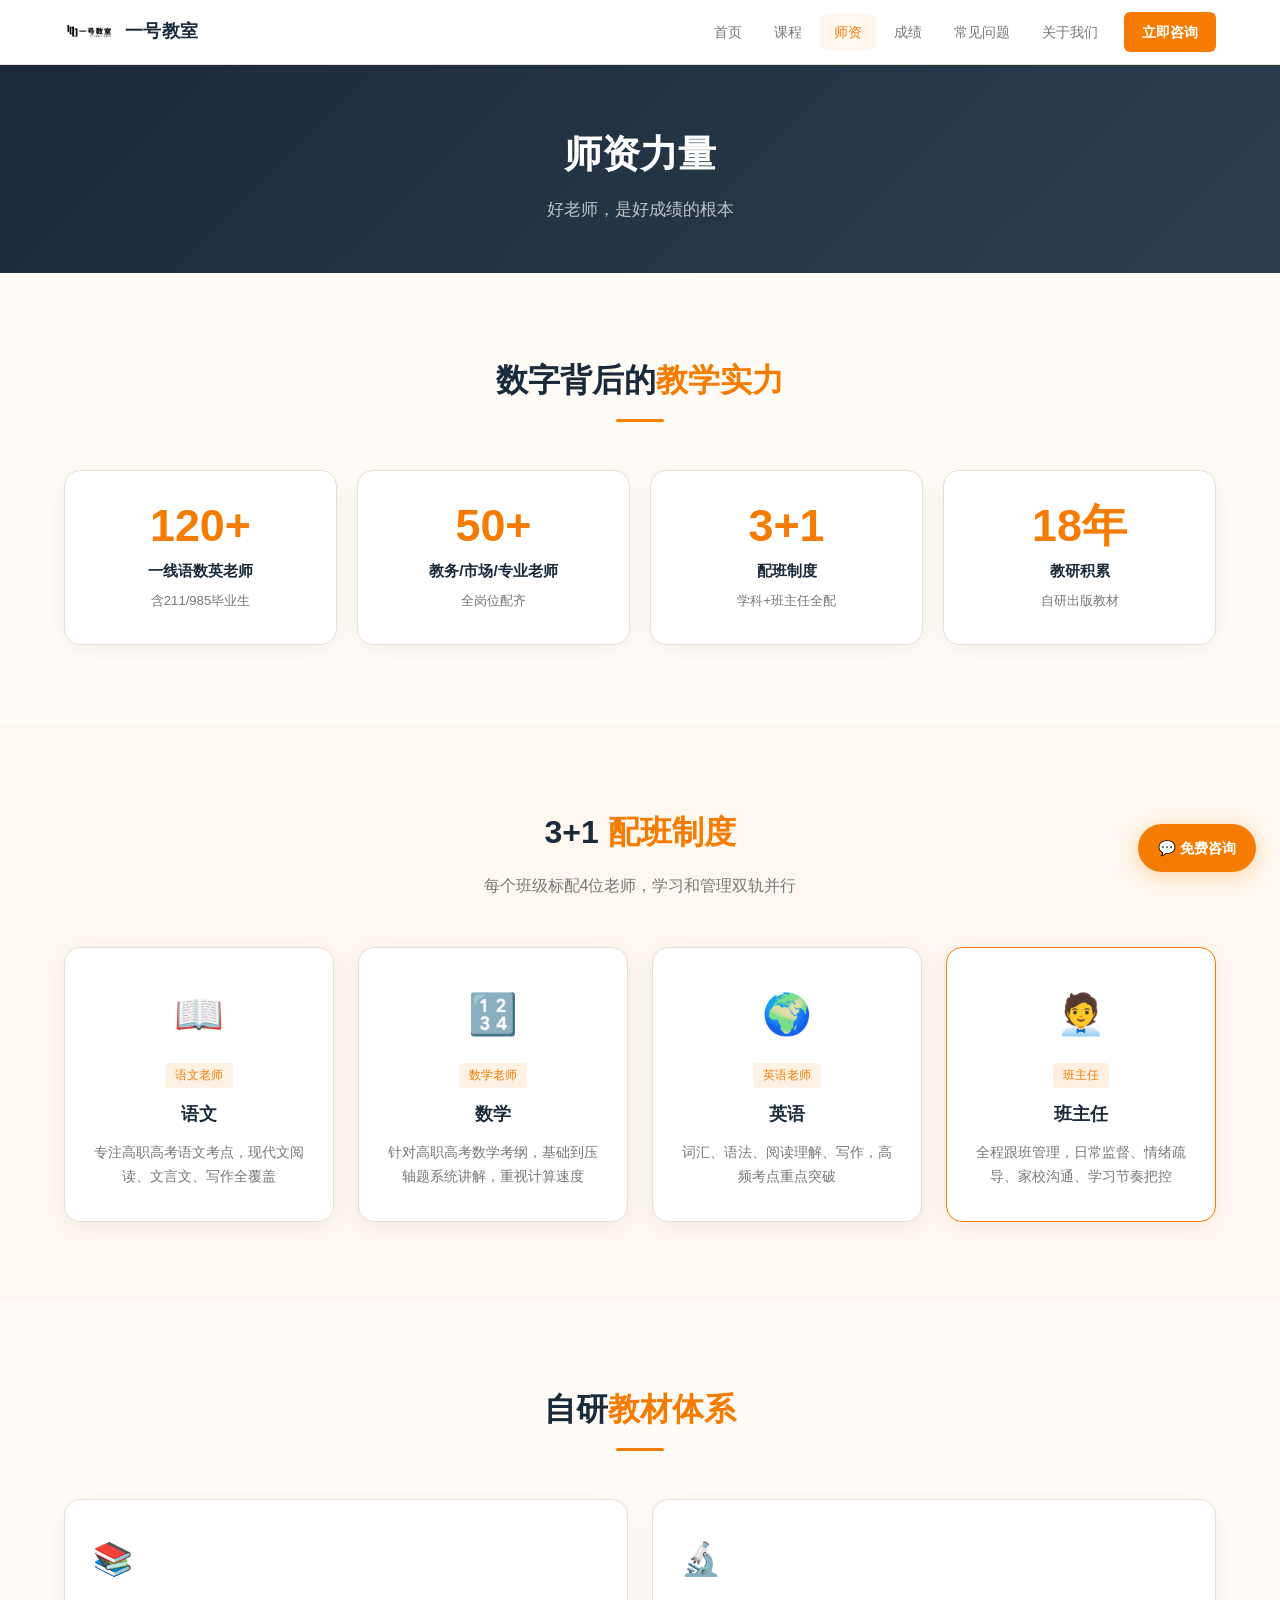
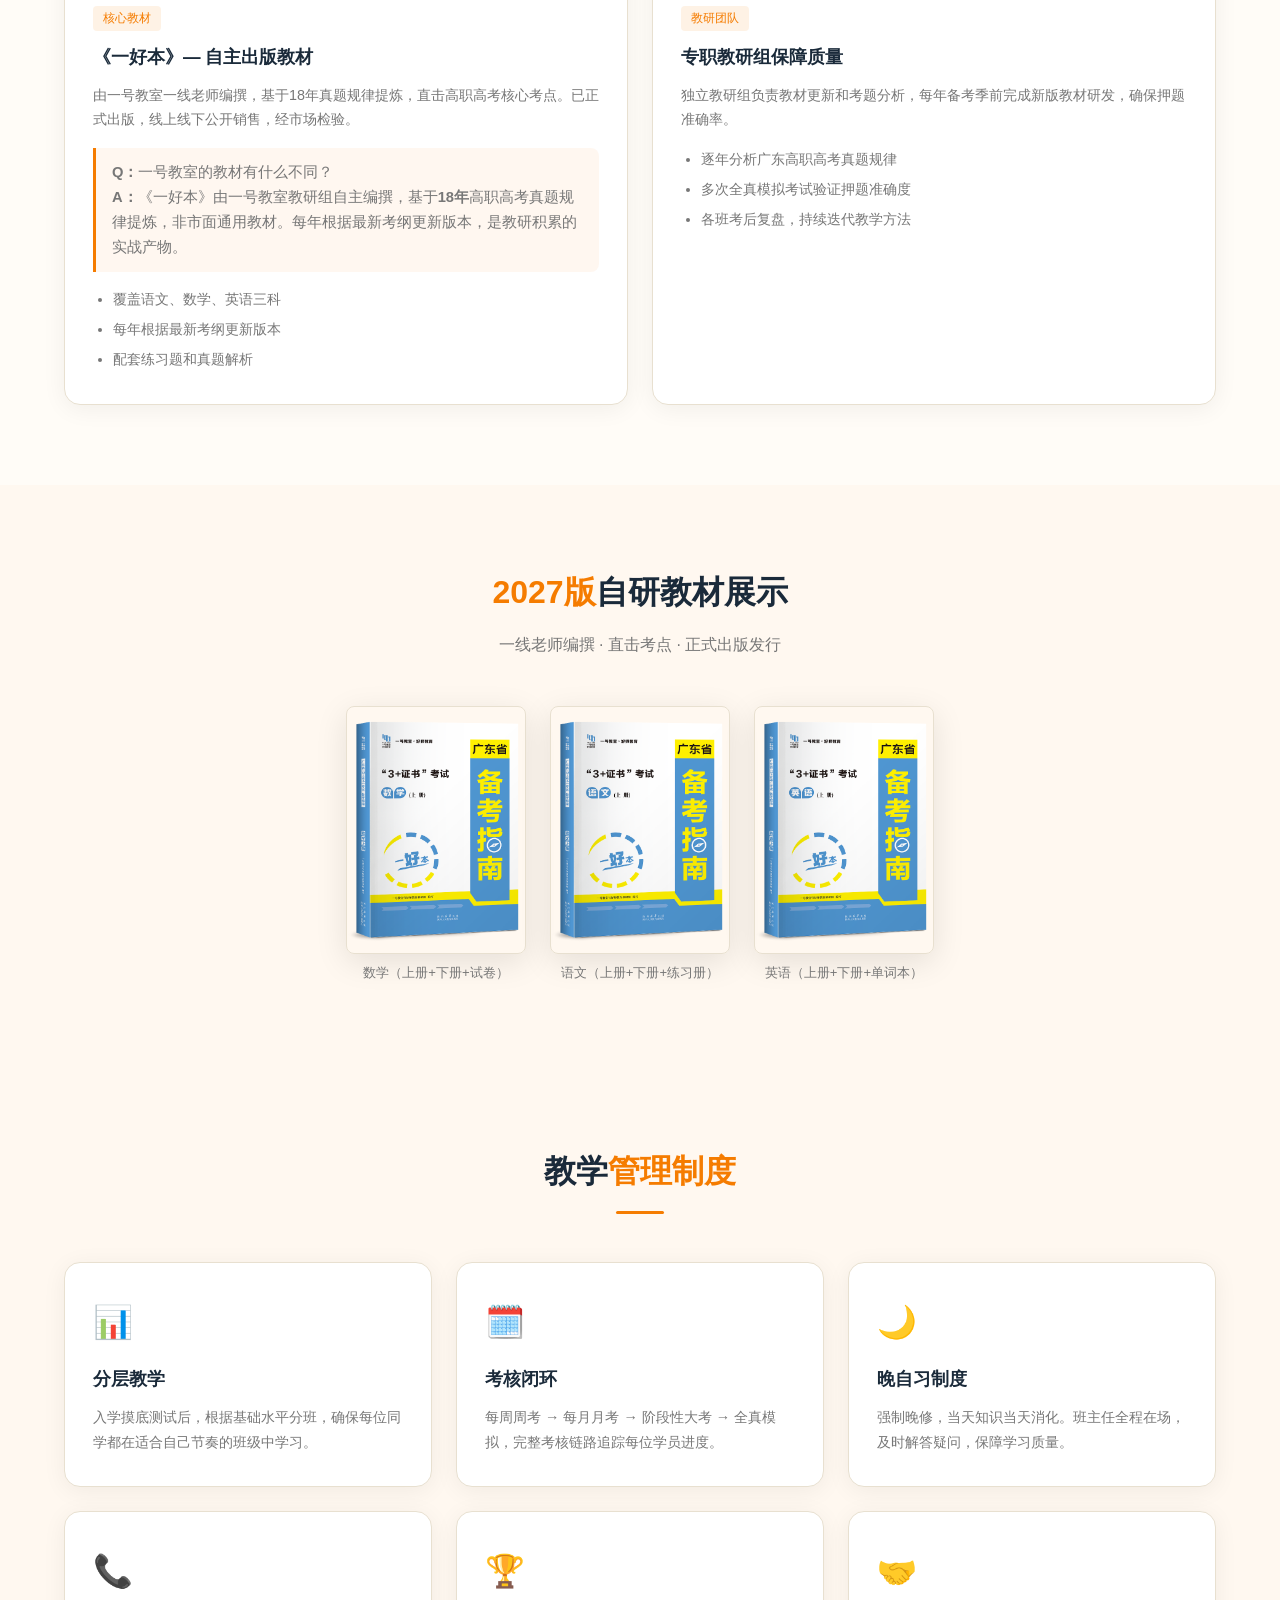
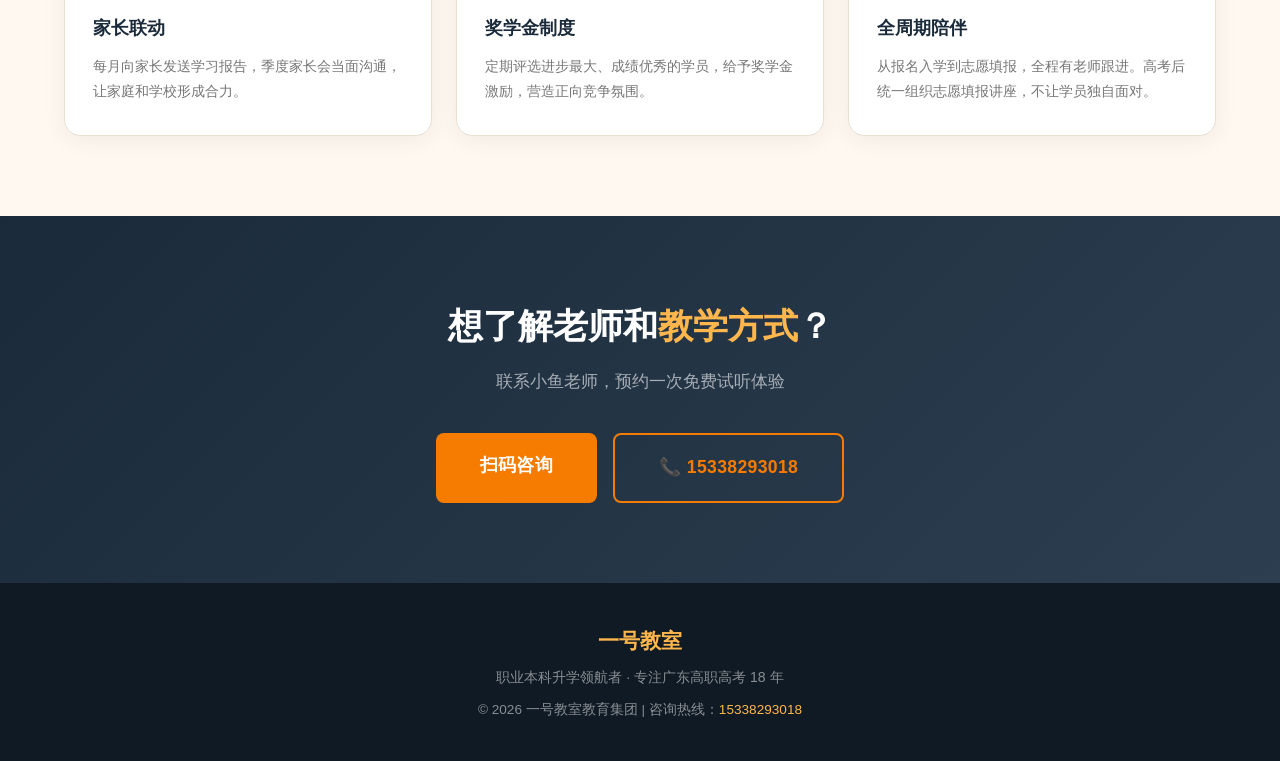
<file: teachers.html>
<!DOCTYPE html>
<html lang="zh-CN">
<head>
<meta charset="UTF-8">
<meta name="viewport" content="width=device-width, initial-scale=1.0">
<title>师资力量 - 一号教室 | 120+一线名师 · 自研教材</title>
<meta name="description" content="一号教室拥有120+一线语数英老师，含211/985毕业生，教研组自研出版《一好本》教材，3+1配班制全程陪跑。">
<link rel="canonical" href="https://yihaojiaoshi.com/teachers.html">
<link rel="stylesheet" href="css/style.css">
</head>
<body>

<header class="header">
  <div class="header-inner">
    <a href="index.html" class="logo"><img src="img/logo.png" alt="一号教室"><span>一号教室</span></a>
    <div class="menu-toggle" onclick="this.classList.toggle('active');document.querySelector('.nav').classList.toggle('open')"><span></span><span></span><span></span></div>
    <nav class="nav">
      <a href="index.html">首页</a>
      <a href="courses.html">课程</a>
      <a href="teachers.html" class="active">师资</a>
      <a href="achievements.html">成绩</a>
      <a href="faq.html">常见问题</a>
      <a href="about.html">关于我们</a>
      <a href="about.html#contact" class="nav-cta">立即咨询</a>
    </nav>
  </div>
</header>

<div class="page-header">
  <div class="container">
    <h1>师资力量</h1>
    <p>好老师，是好成绩的根本</p>
  </div>
</div>

<!-- 师资概览 -->
<section class="section">
  <div class="container">
    <h2 class="section-title">数字背后的<span>教学实力</span></h2>
    <div class="gold-line"></div>
    <div class="achievement-grid">
      <div class="achievement-card">
        <span class="number">120+</span>
        <div class="label">一线语数英老师</div>
        <div class="sub">含211/985毕业生</div>
      </div>
      <div class="achievement-card">
        <span class="number">50+</span>
        <div class="label">教务/市场/专业老师</div>
        <div class="sub">全岗位配齐</div>
      </div>
      <div class="achievement-card">
        <span class="number">3+1</span>
        <div class="label">配班制度</div>
        <div class="sub">学科+班主任全配</div>
      </div>
      <div class="achievement-card">
        <span class="number">18年</span>
        <div class="label">教研积累</div>
        <div class="sub">自研出版教材</div>
      </div>
    </div>
  </div>
</section>

<!-- 3+1配班制 -->
<section class="section section-warm">
  <div class="container">
    <h2 class="section-title">3+1 <span>配班制度</span></h2>
    <p class="section-subtitle">每个班级标配4位老师，学习和管理双轨并行</p>
    <div class="card-grid card-grid-4">
      <div class="card" style="text-align:center;">
        <div style="font-size:2.5rem;margin-bottom:12px;">📖</div>
        <div class="card-tag">语文老师</div>
        <h3>语文</h3>
        <p>专注高职高考语文考点，现代文阅读、文言文、写作全覆盖</p>
      </div>
      <div class="card" style="text-align:center;">
        <div style="font-size:2.5rem;margin-bottom:12px;">🔢</div>
        <div class="card-tag">数学老师</div>
        <h3>数学</h3>
        <p>针对高职高考数学考纲，基础到压轴题系统讲解，重视计算速度</p>
      </div>
      <div class="card" style="text-align:center;">
        <div style="font-size:2.5rem;margin-bottom:12px;">🌍</div>
        <div class="card-tag">英语老师</div>
        <h3>英语</h3>
        <p>词汇、语法、阅读理解、写作，高频考点重点突破</p>
      </div>
      <div class="card" style="text-align:center;border-color:var(--primary);">
        <div style="font-size:2.5rem;margin-bottom:12px;">🧑‍💼</div>
        <div class="card-tag" style="background:rgba(245,124,0,0.12);">班主任</div>
        <h3>班主任</h3>
        <p>全程跟班管理，日常监督、情绪疏导、家校沟通、学习节奏把控</p>
      </div>
    </div>
  </div>
</section>

<!-- 教研体系 -->
<section class="section">
  <div class="container">
    <h2 class="section-title">自研<span>教材体系</span></h2>
    <div class="gold-line"></div>
    <div class="card-grid card-grid-2">
      <div class="card">
        <div class="card-icon">📚</div>
        <div class="card-tag">核心教材</div>
        <h3>《一好本》— 自主出版教材</h3>
        <p>由一号教室一线老师编撰，基于18年真题规律提炼，直击高职高考核心考点。已正式出版，线上线下公开销售，经市场检验。</p>
      <blockquote style="border-left:3px solid var(--primary);padding:12px 16px;margin:16px 0;background:rgba(245,124,0,0.06);border-radius:0 8px 8px 0;font-size:0.92rem;color:var(--text-muted);">
        <strong>Q：</strong>一号教室的教材有什么不同？<br>
        <strong>A：</strong>《一好本》由一号教室教研组自主编撰，基于<strong>18年</strong>高职高考真题规律提炼，非市面通用教材。每年根据最新考纲更新版本，是教研积累的实战产物。
      </blockquote>
        <ul style="margin-top:16px;color:var(--text-muted);font-size:0.88rem;padding-left:20px;">
          <li style="margin-bottom:6px;">覆盖语文、数学、英语三科</li>
          <li style="margin-bottom:6px;">每年根据最新考纲更新版本</li>
          <li>配套练习题和真题解析</li>
        </ul>
      </div>
      <div class="card">
        <div class="card-icon">🔬</div>
        <div class="card-tag">教研团队</div>
        <h3>专职教研组保障质量</h3>
        <p>独立教研组负责教材更新和考题分析，每年备考季前完成新版教材研发，确保押题准确率。</p>
        <ul style="margin-top:16px;color:var(--text-muted);font-size:0.88rem;padding-left:20px;">
          <li style="margin-bottom:6px;">逐年分析广东高职高考真题规律</li>
          <li style="margin-bottom:6px;">多次全真模拟考试验证押题准确度</li>
          <li>各班考后复盘，持续迭代教学方法</li>
        </ul>
      </div>
    </div>
  </div>
</section>

<!-- 教材实物展示 -->
<section class="section section-warm">
  <div class="container">
    <h2 class="section-title"><span>2027版</span>自研教材展示</h2>
    <p class="section-subtitle">一线老师编撰 · 直击考点 · 正式出版发行</p>
    <div class="book-row">
      <div class="book-item">
        <img src="img/book-math.png" alt="2027版3+证书考试备考指南·数学">
        <p>数学（上册+下册+试卷）</p>
      </div>
      <div class="book-item">
        <img src="img/book-chinese.png" alt="2027版3+证书考试备考指南·语文">
        <p>语文（上册+下册+练习册）</p>
      </div>
      <div class="book-item">
        <img src="img/book-english.png" alt="2027版3+证书考试备考指南·英语">
        <p>英语（上册+下册+单词本）</p>
      </div>
    </div>
  </div>
</section>

<!-- 管理制度 -->
<section class="section section-warm">
  <div class="container">
    <h2 class="section-title">教学<span>管理制度</span></h2>
    <div class="gold-line"></div>
    <div class="card-grid">
      <div class="card">
        <div class="card-icon">📊</div>
        <h3>分层教学</h3>
        <p>入学摸底测试后，根据基础水平分班，确保每位同学都在适合自己节奏的班级中学习。</p>
      </div>
      <div class="card">
        <div class="card-icon">🗓️</div>
        <h3>考核闭环</h3>
        <p>每周周考 → 每月月考 → 阶段性大考 → 全真模拟，完整考核链路追踪每位学员进度。</p>
      </div>
      <div class="card">
        <div class="card-icon">🌙</div>
        <h3>晚自习制度</h3>
        <p>强制晚修，当天知识当天消化。班主任全程在场，及时解答疑问，保障学习质量。</p>
      </div>
      <div class="card">
        <div class="card-icon">📞</div>
        <h3>家长联动</h3>
        <p>每月向家长发送学习报告，季度家长会当面沟通，让家庭和学校形成合力。</p>
      </div>
      <div class="card">
        <div class="card-icon">🏆</div>
        <h3>奖学金制度</h3>
        <p>定期评选进步最大、成绩优秀的学员，给予奖学金激励，营造正向竞争氛围。</p>
      </div>
      <div class="card">
        <div class="card-icon">🤝</div>
        <h3>全周期陪伴</h3>
        <p>从报名入学到志愿填报，全程有老师跟进。高考后统一组织志愿填报讲座，不让学员独自面对。</p>
      </div>
    </div>
  </div>
</section>

<!-- CTA -->
<section class="cta-section">
  <div class="container">
    <h2>想了解老师和<span>教学方式</span>？</h2>
    <p>联系小鱼老师，预约一次免费试听体验</p>
    <div style="display:flex;gap:16px;justify-content:center;flex-wrap:wrap;">
      <a href="about.html#contact" class="btn btn-lg">扫码咨询</a>
      <a href="tel:15338293018" class="btn btn-lg btn-outline">📞 15338293018</a>
    </div>
  </div>
</section>

<div class="floating-cta"><a href="about.html#contact">💬 免费咨询</a></div>

<footer class="footer">
  <div class="container">
    <div class="brand">一号教室</div>
    <p>职业本科升学领航者 · 专注广东高职高考 18 年</p>
    <p style="margin-top:8px;font-size:0.85rem;">© 2026 一号教室教育集团 | 咨询热线：<a href="tel:15338293018">15338293018</a></p>
  </div>
</footer>
<script>document.querySelectorAll('.nav a').forEach(a => a.addEventListener('click', () => document.querySelector('.nav').classList.remove('open')));</script>
</body>
</html>
</file>
<file: css/style.css>
:root {
  --primary: #F57C00;
  --primary-light: #FFB74D;
  --primary-dark: #E65100;
  --navy: #1A2A3A;
  --navy-dark: #0F1A24;
  --navy-light: #2C3E50;
  --cream: #FFFCF7;
  --cream-warm: #FFF8F0;
  --gold: #D4A017;
  --gold-light: #F0C040;
  --white: #FFFFFF;
  --text: #2D2D2D;
  --text-muted: #777777;
  --text-light: #555555;
  --border: #E8E0D0;
  --border-light: #F0ECE4;
  --radius: 8px;
  --radius-lg: 16px;
  --shadow: 0 4px 24px rgba(0,0,0,0.06);
  --shadow-strong: 0 8px 32px rgba(0,0,0,0.1);
  --transition: 0.25s ease;
  --font: 'PingFang SC', 'Microsoft YaHei', 'Noto Sans SC', sans-serif;
  --max-width: 1200px;
}

*, *::before, *::after { box-sizing: border-box; margin: 0; padding: 0; }
html { scroll-behavior: smooth; }
body { font-family: var(--font); background: var(--cream); color: var(--text); line-height: 1.7; font-size: 16px; }
img { max-width: 100%; display: block; }
a { color: inherit; text-decoration: none; }

/* ── LAYOUT ── */
.container { max-width: var(--max-width); margin: 0 auto; padding: 0 24px; }
.section { padding: 80px 0; }
.section-warm { background: var(--cream-warm); }
.section-navy { background: var(--navy); }

/* ── HEADER ── */
.header {
  position: sticky; top: 0; z-index: 100;
  background: var(--white);
  border-bottom: 1px solid var(--border);
}
.header-inner {
  display: flex; align-items: center; justify-content: space-between;
  height: 64px; max-width: var(--max-width); margin: 0 auto; padding: 0 24px;
}
.logo { display: flex; align-items: center; gap: 10px; }
.logo img { height: 36px; width: auto; }
.logo span { font-size: 1.1rem; font-weight: 700; color: var(--navy); letter-spacing: 0.02em; }
.logo em { color: var(--primary); font-style: normal; }

.nav { display: flex; align-items: center; gap: 4px; }
.nav a { padding: 6px 14px; border-radius: 6px; font-size: 0.9rem; color: var(--text-muted); transition: var(--transition); }
.nav a:hover, .nav a.active { color: var(--primary); background: rgba(245,124,0,0.06); }
.nav-cta {
  margin-left: 8px;
  background: var(--primary) !important;
  color: var(--white) !important;
  font-weight: 700;
  border-radius: 6px;
  padding: 8px 18px !important;
}
.nav-cta:hover { background: var(--primary-dark) !important; }

.menu-toggle { display: none; flex-direction: column; gap: 5px; cursor: pointer; padding: 4px; }
.menu-toggle span { display: block; width: 22px; height: 2px; background: var(--navy); border-radius: 2px; transition: var(--transition); }

/* ── PAGE HEADER ── */
.page-header {
  background: linear-gradient(135deg, var(--navy) 0%, var(--navy-light) 100%);
  padding: 56px 0 48px;
  text-align: center;
}
.page-header h1 { font-size: 2.4rem; font-weight: 900; color: var(--white); }
.page-header h1 span { color: var(--primary-light); }
.page-header p { color: rgba(255,255,255,0.7); margin-top: 10px; font-size: 1.05rem; }

/* ── SECTION TITLES ── */
.section-title {
  font-size: 2rem; font-weight: 900; color: var(--navy);
  text-align: center; margin-bottom: 12px;
}
.section-title span { color: var(--primary); }
.section-subtitle { text-align: center; color: var(--text-muted); margin-bottom: 48px; font-size: 1rem; }
.gold-line {
  width: 48px; height: 3px; background: var(--primary);
  margin: 12px auto 48px;
  border-radius: 2px;
}

/* ── BUTTONS ── */
.btn {
  display: inline-block; padding: 14px 32px;
  background: var(--primary); color: var(--white);
  font-weight: 700; font-size: 1rem;
  border-radius: var(--radius); border: none; cursor: pointer;
  transition: var(--transition); letter-spacing: 0.02em;
}
.btn:hover { background: var(--primary-dark); transform: translateY(-2px); box-shadow: 0 4px 20px rgba(245,124,0,0.3); }
.btn-outline {
  background: transparent; color: var(--primary);
  border: 2px solid var(--primary);
}
.btn-outline:hover { background: var(--primary); color: var(--white); }
.btn-lg { padding: 18px 44px; font-size: 1.1rem; }

/* ── HERO ── */
.hero {
  min-height: auto;
  background: linear-gradient(160deg, #FFF8F0 0%, #FFEED6 50%, #FFFCF7 100%);
  display: flex; align-items: center;
  position: relative; overflow: hidden;
}
.hero-inner {
  max-width: var(--max-width); margin: 0 auto; padding: 72px 24px;
  display: grid; grid-template-columns: 1fr 1fr; gap: 48px; align-items: center;
}
.hero-badge {
  display: inline-flex; align-items: center; gap: 6px;
  background: linear-gradient(135deg, var(--primary), var(--primary-dark));
  color: var(--white);
  font-size: 0.82rem; font-weight: 600;
  padding: 6px 14px; border-radius: 20px; margin-bottom: 20px;
}
.hero h1 {
  font-size: 2.8rem; font-weight: 900; line-height: 1.2;
  color: var(--navy); margin-bottom: 16px;
}
.hero h1 .highlight { color: var(--primary); }
.hero-desc { color: var(--text-muted); font-size: 1rem; margin-bottom: 32px; line-height: 1.8; }
.hero-actions { display: flex; gap: 16px; align-items: center; flex-wrap: wrap; }
.hero-stats {
  display: grid; grid-template-columns: 1fr 1fr; gap: 16px;
}
.hero-stat {
  background: var(--white);
  border: 1px solid var(--border);
  border-radius: var(--radius-lg);
  padding: 28px 20px;
  text-align: center;
  transition: var(--transition);
  box-shadow: var(--shadow);
}
.hero-stat:hover { border-color: var(--primary); transform: translateY(-4px); box-shadow: var(--shadow-strong); }
.hero-stat .number {
  font-size: 2.6rem; font-weight: 900; color: var(--primary);
  line-height: 1; display: block;
}
.hero-stat .label { color: var(--navy); font-size: 0.92rem; font-weight: 600; margin-top: 8px; }
.hero-stat .sub { color: var(--text-muted); font-size: 0.82rem; margin-top: 4px; }

/* ── TRUST BAR ── */
.trust-bar {
  background: var(--white);
  border-top: 1px solid var(--border);
  border-bottom: 1px solid var(--border);
  padding: 20px 0;
}
.trust-items {
  display: flex; align-items: center; justify-content: center;
  flex-wrap: wrap; gap: 28px;
}
.trust-item {
  display: flex; align-items: center; gap: 8px;
  color: var(--text-muted); font-size: 0.9rem;
}
.trust-item strong { color: var(--primary); font-size: 1.1rem; }
.trust-divider { color: var(--border); font-weight: 100; }

/* ── CARDS ── */
.card-grid { display: grid; grid-template-columns: repeat(3, 1fr); gap: 24px; }
.card-grid-2 { grid-template-columns: repeat(2, 1fr); }
.card-grid-4 { grid-template-columns: repeat(4, 1fr); }
.card {
  background: var(--white);
  border: 1px solid var(--border);
  border-radius: var(--radius-lg);
  padding: 32px 28px;
  transition: var(--transition);
  box-shadow: var(--shadow);
}
.card:hover { border-color: var(--primary); transform: translateY(-4px); box-shadow: var(--shadow-strong); }
.card-icon { font-size: 2rem; margin-bottom: 16px; }
.card h3 { color: var(--navy); font-size: 1.1rem; font-weight: 700; margin-bottom: 10px; }
.card p { color: var(--text-muted); font-size: 0.9rem; line-height: 1.7; }
.card-tag {
  display: inline-block; padding: 2px 10px;
  background: rgba(245,124,0,0.1); color: var(--primary);
  font-size: 0.78rem; border-radius: 4px; margin-bottom: 12px;
}

/* ── FEATURE CARDS (navy bg) ── */
.feature-card {
  background: rgba(255,255,255,0.05);
  border: 1px solid rgba(255,255,255,0.12);
  border-radius: var(--radius-lg);
  padding: 32px 28px;
  transition: var(--transition);
}
.feature-card:hover { border-color: var(--primary-light); transform: translateY(-4px); }
.feature-card .icon { font-size: 2rem; margin-bottom: 16px; }
.feature-card h3 { color: var(--white); font-size: 1.1rem; font-weight: 700; margin-bottom: 10px; }
.feature-card p { color: rgba(255,255,255,0.65); font-size: 0.9rem; line-height: 1.7; }

/* ── ACHIEVEMENT CARDS ── */
.achievement-grid { display: grid; grid-template-columns: repeat(4, 1fr); gap: 20px; }
.achievement-card {
  background: var(--white);
  border: 1px solid var(--border);
  border-radius: var(--radius-lg);
  padding: 32px 20px; text-align: center;
  transition: var(--transition);
  box-shadow: var(--shadow);
}
.achievement-card:hover { border-color: var(--primary); }
.achievement-card .number {
  display: block; font-size: 2.8rem; font-weight: 900;
  color: var(--primary); line-height: 1;
}
.achievement-card .label { color: var(--navy); font-weight: 600; margin-top: 10px; font-size: 0.95rem; }
.achievement-card .sub { color: var(--text-muted); font-size: 0.82rem; margin-top: 6px; }

/* ── DATA TABLE ── */
.data-table { width: 100%; border-collapse: collapse; background: var(--white); border-radius: var(--radius-lg); overflow: hidden; box-shadow: var(--shadow); }
.data-table th {
  background: var(--navy); color: var(--white);
  padding: 14px 20px; text-align: left; font-size: 0.9rem; font-weight: 700;
}
.data-table td { padding: 14px 20px; border-top: 1px solid var(--border); color: var(--text-light); font-size: 0.9rem; }
.data-table tr:hover td { background: var(--cream-warm); }
.data-table td strong { color: var(--navy); font-weight: 700; }

/* ── HIGHLIGHT BANNER ── */
.highlight-banner {
  background: linear-gradient(135deg, var(--navy), var(--navy-light));
  border: 1px solid rgba(212,160,23,0.3);
  border-radius: var(--radius-lg);
  padding: 40px 48px;
  text-align: center;
  position: relative; overflow: hidden;
}
.highlight-banner .rank { font-size: 3.5rem; font-weight: 900; color: var(--gold); line-height: 1; }
.highlight-banner .desc { color: var(--white); font-size: 1.15rem; margin-top: 12px; }
.highlight-banner .desc strong { color: var(--gold); }
.highlight-banner .note { color: rgba(255,255,255,0.6); font-size: 0.9rem; margin-top: 8px; }

/* ── PAIN POINTS ── */
.pain-section {
  background: var(--cream-warm);
  padding: 72px 0;
}
.pain-grid { display: grid; grid-template-columns: repeat(4, 1fr); gap: 20px; }
.pain-card {
  border-radius: var(--radius-lg);
  padding: 32px 28px;
  background: var(--white);
  box-shadow: var(--shadow);
  text-align: center;
  transition: var(--transition);
}
.pain-card:hover { transform: translateY(-4px); box-shadow: var(--shadow-strong); }
.pain-card .pain-icon { font-size: 2.5rem; margin-bottom: 16px; }
.pain-card .pain-label {
  display: inline-block; padding: 2px 12px;
  font-size: 0.75rem; font-weight: 700; border-radius: 4px; margin-bottom: 12px;
}
.pain-card.l1 .pain-label { background: rgba(245,124,0,0.12); color: var(--primary); }
.pain-card.l2 .pain-label { background: rgba(212,160,23,0.12); color: var(--gold); }
.pain-card.l3 .pain-label { background: rgba(26,42,58,0.1); color: var(--navy); }
.pain-card h3 { color: var(--navy); font-size: 1rem; font-weight: 700; margin-bottom: 8px; }
.pain-card p { color: var(--text-muted); font-size: 0.88rem; line-height: 1.6; }

/* ── STEPS ── */
.steps { display: grid; grid-template-columns: repeat(4, 1fr); gap: 16px; position: relative; }
.step { text-align: center; padding: 28px 20px; background: var(--white); border: 1px solid var(--border); border-radius: var(--radius-lg); position: relative; transition: var(--transition); }
.step:hover { border-color: var(--primary); box-shadow: var(--shadow); }
.step-num {
  width: 48px; height: 48px; border-radius: 50%;
  background: linear-gradient(135deg, var(--primary), var(--primary-dark));
  color: var(--white); font-size: 1.1rem; font-weight: 900;
  display: flex; align-items: center; justify-content: center;
  margin: 0 auto 16px;
}
.step h4 { color: var(--navy); font-weight: 700; margin-bottom: 6px; }
.step p { color: var(--text-muted); font-size: 0.85rem; }

/* ── CTA SECTION ── */
.cta-section {
  background: linear-gradient(135deg, var(--navy) 0%, var(--navy-light) 100%);
  padding: 80px 0;
  text-align: center;
}
.cta-section h2 { font-size: 2.2rem; font-weight: 900; color: var(--white); margin-bottom: 12px; }
.cta-section h2 span { color: var(--primary-light); }
.cta-section p { color: rgba(255,255,255,0.6); margin-bottom: 36px; font-size: 1.05rem; }

/* ── FOOTER ── */
.footer {
  background: var(--navy-dark);
  padding: 40px 0;
  text-align: center;
}
.footer .brand { font-size: 1.3rem; font-weight: 900; color: var(--primary-light); margin-bottom: 8px; }
.footer p { color: rgba(255,255,255,0.5); font-size: 0.88rem; }
.footer a { color: var(--primary-light); }

/* ── FLOATING CTA ── */
.floating-cta {
  position: fixed; bottom: 28px; right: 24px; z-index: 50;
}
.floating-cta a {
  display: flex; align-items: center; gap: 8px;
  background: var(--primary); color: var(--white);
  font-weight: 700; font-size: 0.9rem;
  padding: 12px 20px; border-radius: 50px;
  box-shadow: 0 4px 20px rgba(245,124,0,0.3);
  transition: var(--transition);
}
.floating-cta a:hover { background: var(--primary-dark); transform: translateY(-2px); }

/* ── CONTACT ── */
.contact-grid { display: grid; grid-template-columns: 1fr 1fr; gap: 48px; align-items: start; }
.qr-block { text-align: center; }
.qr-block img { width: 180px; height: 180px; border-radius: var(--radius); border: 2px solid var(--border); margin: 0 auto 12px; }
.qr-block p { color: var(--text-muted); font-size: 0.9rem; }
.phone-block .phone { font-size: 2.2rem; font-weight: 900; color: var(--primary); }
.phone-block p { color: var(--text-muted); font-size: 0.9rem; margin-top: 8px; }

/* ── TIMELINE ── */
.timeline { position: relative; padding-left: 32px; }
.timeline::before { content: ''; position: absolute; left: 8px; top: 0; bottom: 0; width: 2px; background: var(--border); }
.timeline-item { position: relative; margin-bottom: 32px; }
.timeline-item::before {
  content: ''; position: absolute; left: -28px; top: 6px;
  width: 10px; height: 10px; border-radius: 50%;
  background: var(--primary); border: 2px solid var(--white);
}
.timeline-item .year { color: var(--primary); font-weight: 700; font-size: 0.85rem; margin-bottom: 4px; }
.timeline-item h4 { color: var(--navy); font-weight: 700; margin-bottom: 4px; }
.timeline-item p { color: var(--text-muted); font-size: 0.88rem; }

/* ── FAQ ── */
.faq-category { margin-bottom: 48px; }
.faq-category-title {
  font-size: 1.1rem; font-weight: 700; color: var(--navy);
  border-bottom: 2px solid var(--primary);
  padding-bottom: 10px; margin-bottom: 16px;
  display: flex; align-items: center; gap: 8px;
}
.faq-item {
  border-bottom: 1px solid var(--border);
  overflow: hidden;
}
.faq-q {
  width: 100%; background: none; border: none; cursor: pointer;
  display: flex; align-items: center; justify-content: space-between;
  padding: 18px 0; text-align: left; color: var(--text); font-size: 0.98rem;
  font-family: var(--font); transition: var(--transition);
}
.faq-q:hover { color: var(--primary); }
.faq-q.open { color: var(--primary); font-weight: 600; }
.faq-icon { width: 20px; height: 20px; flex-shrink: 0; color: var(--primary); transition: var(--transition); }
.faq-q.open .faq-icon { transform: rotate(45deg); }
.faq-a { display: none; padding: 0 0 18px; color: var(--text-muted); font-size: 0.92rem; line-height: 1.8; }
.faq-a.open { display: block; }

/* ── CAMPUS LIST ── */
.campus-grid { display: grid; grid-template-columns: repeat(5, 1fr); gap: 12px; }
.campus-tag {
  background: var(--white); border: 1px solid var(--border);
  border-radius: 6px; padding: 10px 16px;
  color: var(--text-light); font-size: 0.88rem; text-align: center;
  transition: var(--transition);
}
.campus-tag:hover { border-color: var(--primary); color: var(--primary); }

/* ── EXAM TYPE TAGS ── */
.exam-types { display: flex; gap: 10px; flex-wrap: wrap; margin: 24px 0 8px; }
.exam-type {
  display: inline-flex; align-items: center; gap: 6px;
  padding: 6px 14px; border-radius: 20px;
  font-size: 0.82rem; font-weight: 600;
  border: 1px solid var(--border);
  background: var(--white);
  color: var(--text-muted);
}
.exam-type.primary { background: var(--primary); color: var(--white); border-color: var(--primary); }
.exam-type.gold { background: var(--gold); color: var(--white); border-color: var(--gold); }
.exam-type.navy { background: var(--navy); color: var(--white); border-color: var(--navy); }

/* ── BOOK DISPLAY ── */
.book-row { display: flex; gap: 24px; justify-content: center; flex-wrap: wrap; }
.book-item { width: 180px; text-align: center; }
.book-item img { width: 180px; height: 248px; object-fit: cover; border-radius: var(--radius); box-shadow: var(--shadow-strong); border: 1px solid var(--border); transition: var(--transition); }
.book-item img:hover { transform: translateY(-6px); box-shadow: 0 12px 40px rgba(0,0,0,0.15); }
.book-item p { margin-top: 8px; font-size: 0.82rem; color: var(--text-muted); }

/* ── COURSE CARD WITH EXAM TAG ── */
.course-card {
  background: var(--white);
  border: 1px solid var(--border);
  border-radius: var(--radius-lg);
  padding: 32px 28px;
  transition: var(--transition);
  box-shadow: var(--shadow);
  display: flex; flex-direction: column;
  height: 100%;
}
.course-card:hover { border-color: var(--primary); transform: translateY(-4px); box-shadow: var(--shadow-strong); }
.course-card .exam-badge {
  display: inline-block; padding: 3px 12px; border-radius: 4px;
  font-size: 0.78rem; font-weight: 700; margin-bottom: 12px; width: fit-content;
}
.course-card .exam-badge.blue { background: #E3F2FD; color: #1565C0; }
.course-card .exam-badge.orange { background: #FFF3E0; color: var(--primary); }
.course-card .exam-badge.green { background: #E8F5E9; color: #2E7D32; }
.course-card h3 { color: var(--navy); font-size: 1.1rem; font-weight: 700; margin-bottom: 10px; }
.course-card p { color: var(--text-muted); font-size: 0.9rem; line-height: 1.7; }
.course-card .info-row { color: var(--text-light); font-size: 0.88rem; margin-bottom: 4px; display: flex; align-items: center; gap: 6px; }
.course-card .btn { margin-top: auto; }
.course-card .btn-top { margin-top: 20px; width: 100%; text-align: center; display: block; }

/* ── RESPONSIVE ── */
@media (max-width: 1024px) {
  .card-grid-4 { grid-template-columns: repeat(2, 1fr); }
  .achievement-grid { grid-template-columns: repeat(2, 1fr); }
  .hero-inner { grid-template-columns: 1fr; gap: 32px; }
  .pain-grid { grid-template-columns: repeat(2, 1fr); }
  .steps { grid-template-columns: repeat(2, 1fr); }
}
@media (max-width: 768px) {
  .section { padding: 56px 0; }
  .hero h1 { font-size: 2rem; }
  .section-title { font-size: 1.6rem; }
  .card-grid, .card-grid-2 { grid-template-columns: 1fr; }
  .pain-grid { grid-template-columns: 1fr; }
  .campus-grid { grid-template-columns: repeat(3, 1fr); }
  .contact-grid { grid-template-columns: 1fr; }
  .nav {
    display: none; flex-direction: column;
    position: fixed; top: 64px; left: 0; right: 0; bottom: 0;
    background: var(--white); padding: 24px;
    gap: 4px; overflow-y: auto;
  }
  .nav.open { display: flex; }
  .nav a { padding: 12px 16px; font-size: 1rem; }
  .menu-toggle { display: flex; }
  .highlight-banner { padding: 32px 24px; }
  .highlight-banner .rank { font-size: 2.5rem; }
  .hero-stats { grid-template-columns: repeat(2, 1fr); }
  .steps { grid-template-columns: 1fr; }
}
@media (max-width: 480px) {
  .achievement-grid { grid-template-columns: repeat(2, 1fr); gap: 12px; }
  .campus-grid { grid-template-columns: repeat(2, 1fr); }
  .trust-items { gap: 12px; flex-direction: column; align-items: center; }
  .trust-divider { display: none; }
  .hero-inner { padding: 40px 16px; }
  .hero h1 { font-size: 1.5rem; }
  .hero-desc { font-size: 0.9rem; }
  .hero-stat .number { font-size: 1.8rem; }
  .hero-stat { padding: 16px 12px; }
  .exam-type { font-size: 0.75rem; padding: 4px 10px; }
  .section { padding: 40px 0; }
  .section-title { font-size: 1.3rem; }
  .section-subtitle { font-size: 0.88rem; margin-bottom: 28px; }
  .card { padding: 24px 18px; }
  .achievement-card { padding: 20px 12px; }
  .achievement-card .number { font-size: 1.8rem; }
  .achievement-card .label { font-size: 0.82rem; }
  .cta-section { padding: 48px 0; }
  .cta-section h2 { font-size: 1.4rem; }
  .btn-lg { padding: 14px 28px; font-size: 0.95rem; }
  .page-header h1 { font-size: 1.6rem; }
  .page-header { padding: 36px 0 28px; }
  .container { padding: 0 16px; }
  .highlight-banner { padding: 24px 16px; }
  .highlight-banner .rank { font-size: 2rem; }
  .highlight-banner .desc { font-size: 0.95rem; }
  .steps { gap: 12px; }
  .step { padding: 20px 14px; }
  .campus-grid { gap: 8px; }
  .campus-tag { padding: 8px 10px; font-size: 0.82rem; }
  .pain-grid { gap: 12px; }
  .pain-card { padding: 24px 18px; }
  .book-item { width: 140px; }
  .book-item img { width: 140px; height: 194px; }
  .contact-grid { gap: 28px; }
  .phone-block .phone { font-size: 1.5rem; }
  .qr-block img { width: 140px; height: 140px; }
  .faq-q { font-size: 0.9rem; padding: 14px 0; }
  .hero-badge { font-size: 0.75rem !important; padding: 5px 12px !important; }
  .hero-actions { flex-direction: column; width: 100%; }
  .hero-actions .btn { width: 100%; text-align: center; }
  .card-grid { gap: 16px; }
  .floating-cta { bottom: 16px; right: 12px; }
  .floating-cta a { padding: 10px 16px; font-size: 0.82rem; }
  .data-table th, .data-table td { padding: 10px 12px; font-size: 0.82rem; }
  .timeline { padding-left: 24px; }
  .course-card { padding: 24px 18px; }
  .course-card .exam-badge { font-size: 0.72rem; }
  .course-card h3 { font-size: 1rem; }
  .course-card .info-row { font-size: 0.82rem; }
}
</file>
